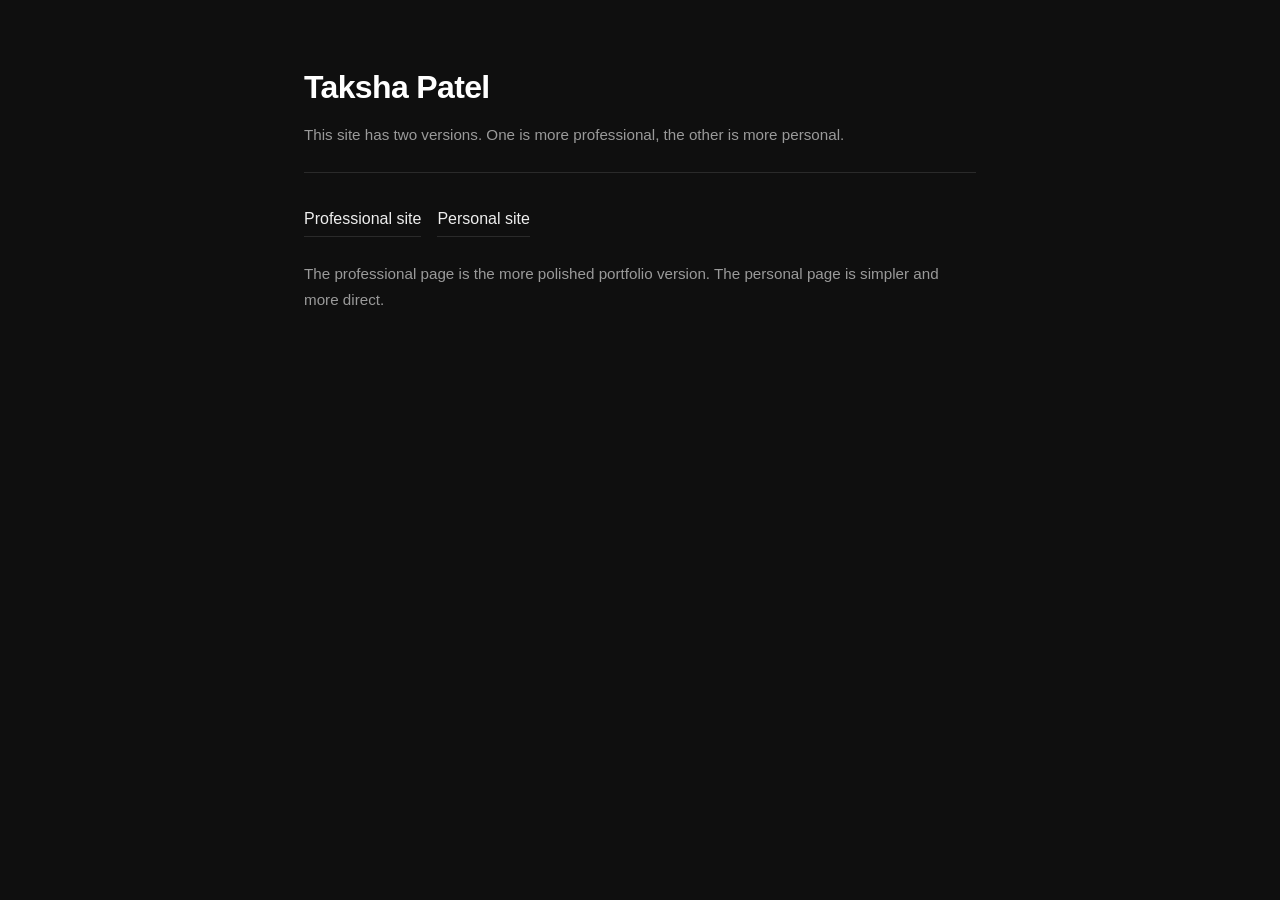
<file: index.html>
<!DOCTYPE html>
<html lang="en">
<head>
  <meta charset="UTF-8" />
  <meta name="viewport" content="width=device-width, initial-scale=1.0" />
  <title>Taksha Patel</title>
  <style>
    :root {
      --bg: #0f0f0f;
      --surface: #181818;
      --text: #eeeeee;
      --muted: #9a9a9a;
      --accent: #ffffff;
      --border: #2a2a2a;
    }

    * {
      box-sizing: border-box;
      margin: 0;
      padding: 0;
    }

    body {
      background: var(--bg);
      color: var(--text);
      font-family: -apple-system, BlinkMacSystemFont, "Segoe UI", Helvetica, Arial, sans-serif;
      font-size: 16px;
      line-height: 1.7;
    }

    .container {
      max-width: 720px;
      margin: 0 auto;
      padding: 60px 24px 80px;
    }

    header {
      margin-bottom: 32px;
      border-bottom: 1px solid var(--border);
      padding-bottom: 24px;
    }

    header h1 {
      font-size: 2rem;
      font-weight: 700;
      letter-spacing: -0.02em;
      color: var(--accent);
    }

    header p {
      margin-top: 8px;
      color: var(--muted);
      font-size: 0.95rem;
    }

    .choices {
      display: flex;
      flex-wrap: wrap;
      gap: 16px;
      margin-top: 20px;
    }

    .choices a {
      color: var(--text);
      text-decoration: none;
      border-bottom: 1px solid var(--border);
      padding-bottom: 4px;
    }

    .choices a:hover {
      color: var(--accent);
      border-color: var(--accent);
    }

    .note {
      margin-top: 24px;
      color: var(--muted);
      font-size: 0.95rem;
    }
  </style>
</head>
<body>
  <div class="container">
    <header>
      <h1>Taksha Patel</h1>
      <p>This site has two versions. One is more professional, the other is more personal.</p>
    </header>

    <div class="choices">
      <a href="professional.html">Professional site</a>
      <a href="personal.html">Personal site</a>
    </div>

    <p class="note">The professional page is the more polished portfolio version. The personal page is simpler and more direct.</p>
  </div>
</body>
</html>
</file>
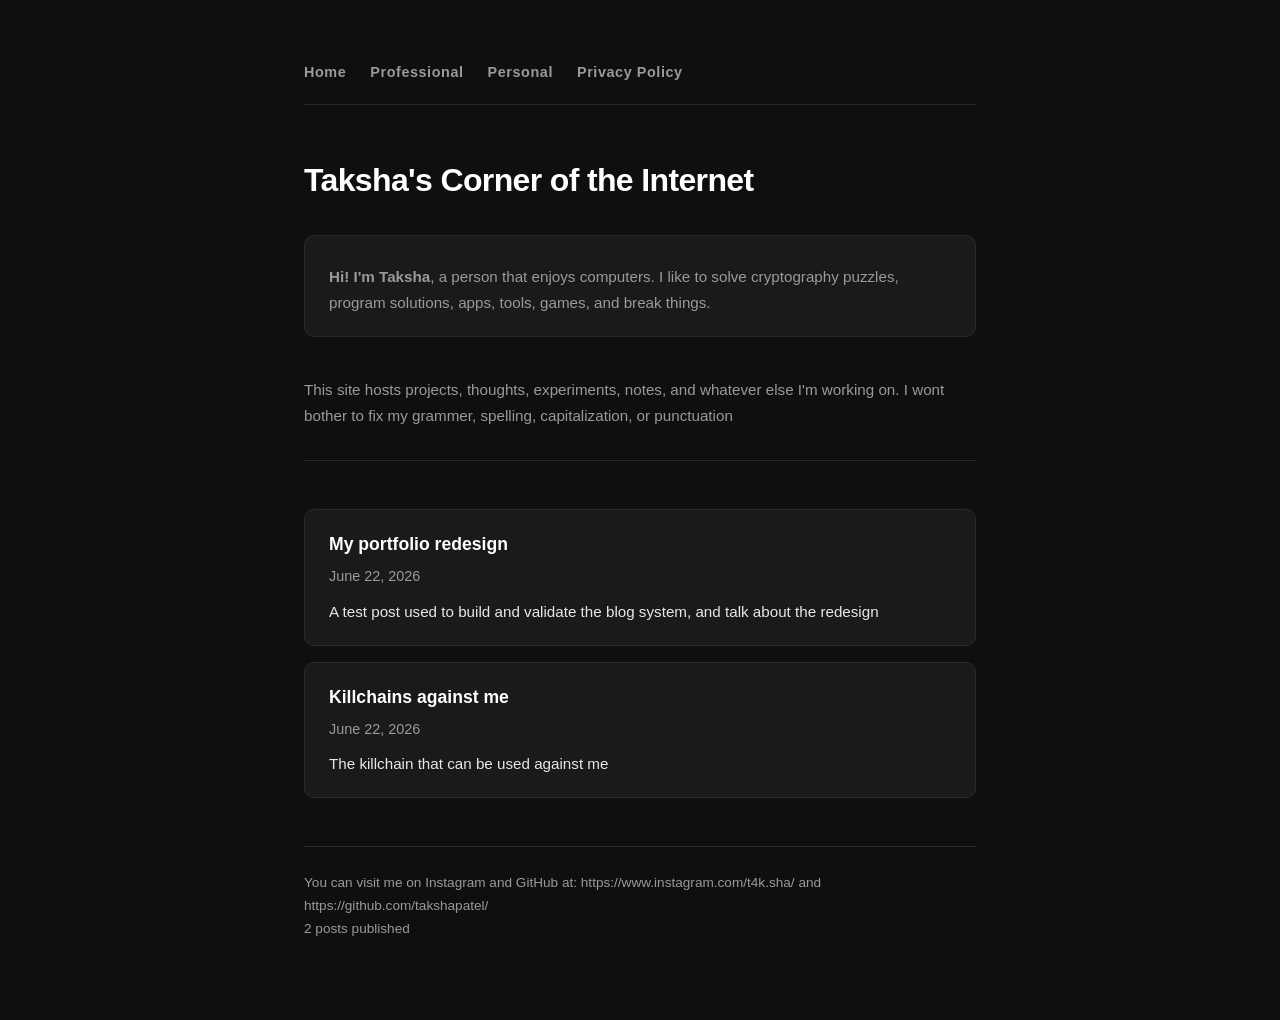
<file: blog/index.html>
<!DOCTYPE html>
<html lang="en">
<head>
  <meta charset="UTF-8" />
  <meta name="viewport" content="width=device-width, initial-scale=1.0" />
  <title>Taksha's corner of the internet</title>

  <style>
    :root {
      --bg: #0f0f0f;
      --surface: #1a1a1a;
      --text: #e8e8e8;
      --muted: #9a9a9a;
      --accent: #ffffff;
      --border: #2a2a2a;
    }

    * {
      box-sizing: border-box;
      margin: 0;
      padding: 0;
    }

    body {
      background: var(--bg);
      color: var(--text);
      font-family: -apple-system, BlinkMacSystemFont, "Segoe UI", Helvetica, Arial, sans-serif;
      font-size: 16px;
      line-height: 1.7;
    }

    .container {
      max-width: 720px;
      margin: 0 auto;
      padding: 60px 24px 80px;
    }

    header {
      margin-bottom: 48px;
      border-bottom: 1px solid var(--border);
      padding-bottom: 32px;
    }

    header h1 {
      font-size: 2rem;
      font-weight: 700;
      letter-spacing: -0.02em;
      color: var(--accent);
    }

    header p {
      margin-top: 8px;
      color: var(--muted);
      font-size: 0.95rem;
    }

    .post-list {
      display: flex;
      flex-direction: column;
      gap: 16px;
    }

    .post {
      background: var(--surface);
      border: 1px solid var(--border);
      border-radius: 10px;
      transition: border-color 0.2s ease;
    }

    .post:hover {
      border-color: #404040;
    }

    .post a {
      display: block;
      padding: 20px 24px;
      text-decoration: none;
      color: inherit;
    }

    .post-title {
      font-size: 1.1rem;
      font-weight: 600;
      color: var(--accent);
    }

    .post-date {
      margin-top: 4px;
      color: var(--muted);
      font-size: 0.9rem;
    }

    .post-description {
      margin-top: 10px;
      color: var(--text);
      font-size: 0.95rem;
    }

    footer {
      border-top: 1px solid var(--border);
      margin-top: 48px;
      padding-top: 24px;
      color: var(--muted);
      font-size: 0.85rem;
    }

    .navbar {
      display: flex;
      gap: 24px;
      margin-bottom: 48px;
      padding-bottom: 20px;
      border-bottom: 1px solid var(--border);
    }

    .navbar a {
      color: var(--muted);
      text-decoration: none;
      font-size: 0.9rem;
      font-weight: 600;
      letter-spacing: 0.04em;
      transition: color 0.2s ease;
    }

    .navbar a:hover {
      color: var(--accent);
    }

    .callout {
      background: var(--surface);
      border: 1px solid var(--border);
      border-radius: 10px;
      padding: 20px 24px;
      margin-bottom: 40px;
    }
  </style>
</head>
<body>
  <div class="container">
    <nav class="navbar">
      <a href="../index.html">Home</a>
      <a href="../professional.html">Professional</a>
      <a href="../personal.html">Personal</a>
      <a href="../privacy_policy.html">Privacy Policy</a>
    </nav>

    <header>
      <h1>Taksha's Corner of the Internet</h1>
      <br>
      <div class="callout">
        <p><strong>Hi! I'm Taksha</strong>, a person that enjoys computers. I like to solve cryptography puzzles, program solutions, apps, tools, games, and break things.</p>
      </div>
      <p>This site hosts projects, thoughts, experiments, notes, and whatever else I'm working on. I wont bother to fix my grammer, spelling, capitalization, or punctuation</p>
    </header>

    <div class="post-list" id="posts"></div>

    <footer>
      <p>You can visit me on Instagram and GitHub at: https://www.instagram.com/t4k.sha/ and https://github.com/takshapatel/</p>
      <p>2 posts published</p>
    </footer>
  </div>

  <script>
    const posts = [
      {
        title: "My portfolio redesign",
        file: "portfolio-redesign.html",
        date: "June 22, 2026",
        description: "A test post used to build and validate the blog system, and talk about the redesign"
      },
      {
        title: "Killchains against me",
        file: "killchain-creation.html",
        date: "June 22, 2026",
        description: "The killchain that can be used against me"
      }
    ];

    const container = document.getElementById("posts");

    posts.forEach(post => {
      const article = document.createElement("article");
      article.className = "post";

      article.innerHTML = `
        <a href="${post.file}">
          <div class="post-title">${post.title}</div>
          <div class="post-date">${post.date}</div>
          <div class="post-description">${post.description}</div>
        </a>
      `;

      container.appendChild(article);
    });
  </script>
</body>
</html>
</file>
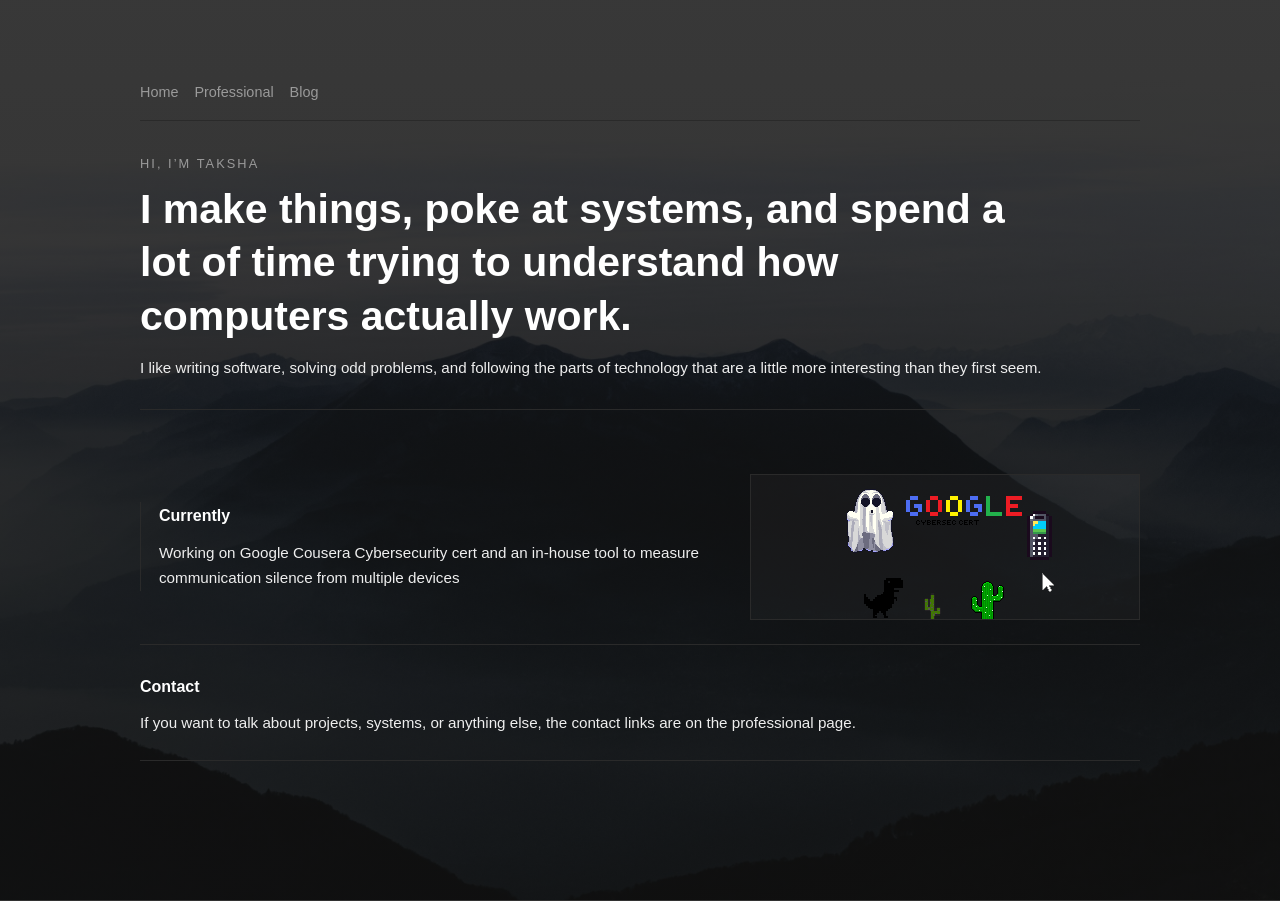
<file: personal.html>
<!DOCTYPE html>
<html lang="en">
<head>
  <meta charset="UTF-8" />
  <meta name="viewport" content="width=device-width, initial-scale=1.0" />
  <title>Taksha — Personal</title>
  <link rel="stylesheet" href="personal.css" />
</head>
<body>
  <div class="container">
    <nav class="top-nav">
      <a href="index.html">Home</a>
      <a href="professional.html">Professional</a>
      <a href="blog/index.html">Blog</a>
    </nav>

    <header>
      <p class="eyebrow">Hi, I’m Taksha</p>
      <h1>I make things, poke at systems, and spend a lot of time trying to understand how computers actually work.</h1>
      <p class="intro">I like writing software, solving odd problems, and following the parts of technology that are a little more interesting than they first seem.</p>
    </header>

    <section class="currently-block">
      <div class="currently-text">
        <h2>Currently</h2>
        <p>Working on Google Cousera Cybersecurity cert and an in-house tool to measure communication silence from multiple devices</p>
      </div>
      <div class="image-placeholder" aria-label="Image placeholder">
        <img src="rn.png">
      </div>
    </section>

    <section>
      <h2>Contact</h2>
      <p>If you want to talk about projects, systems, or anything else, the contact links are on the professional page.</p>
    </section>
  </div>
</body>
</html>
</file>
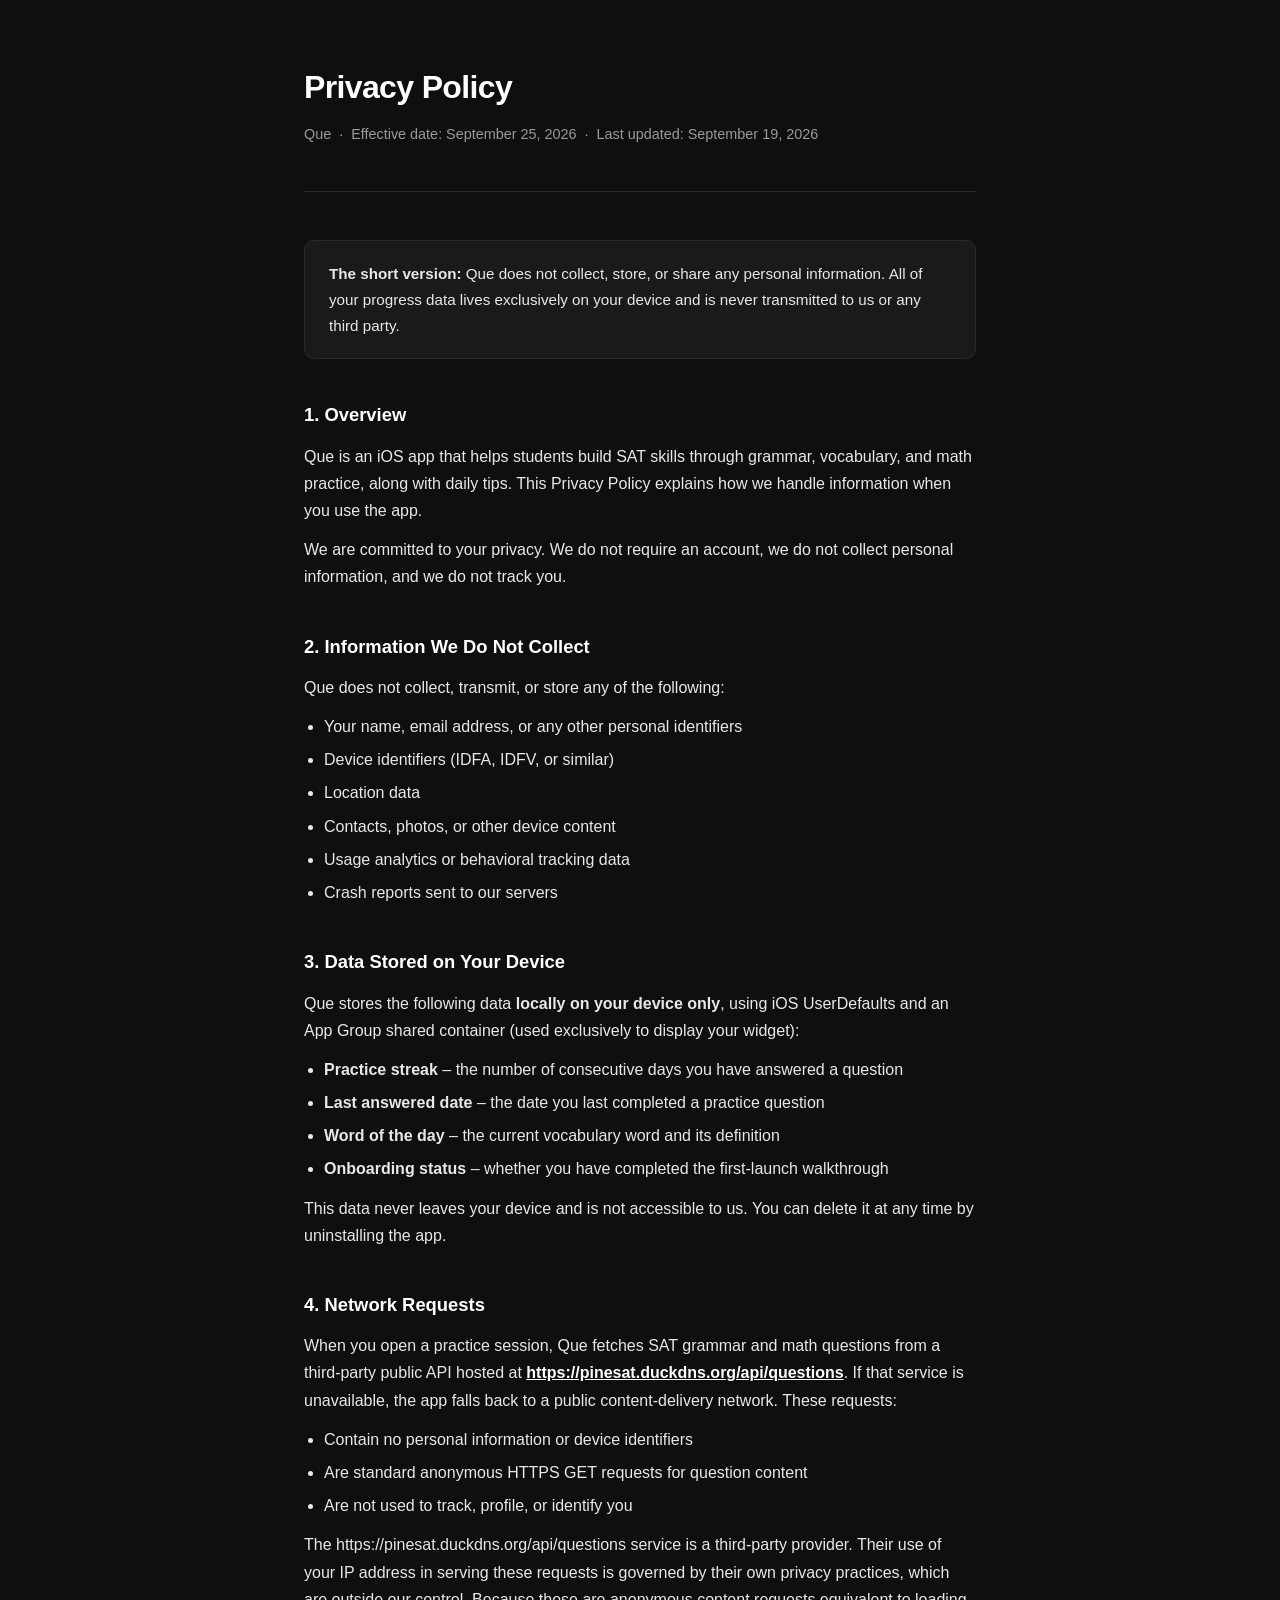
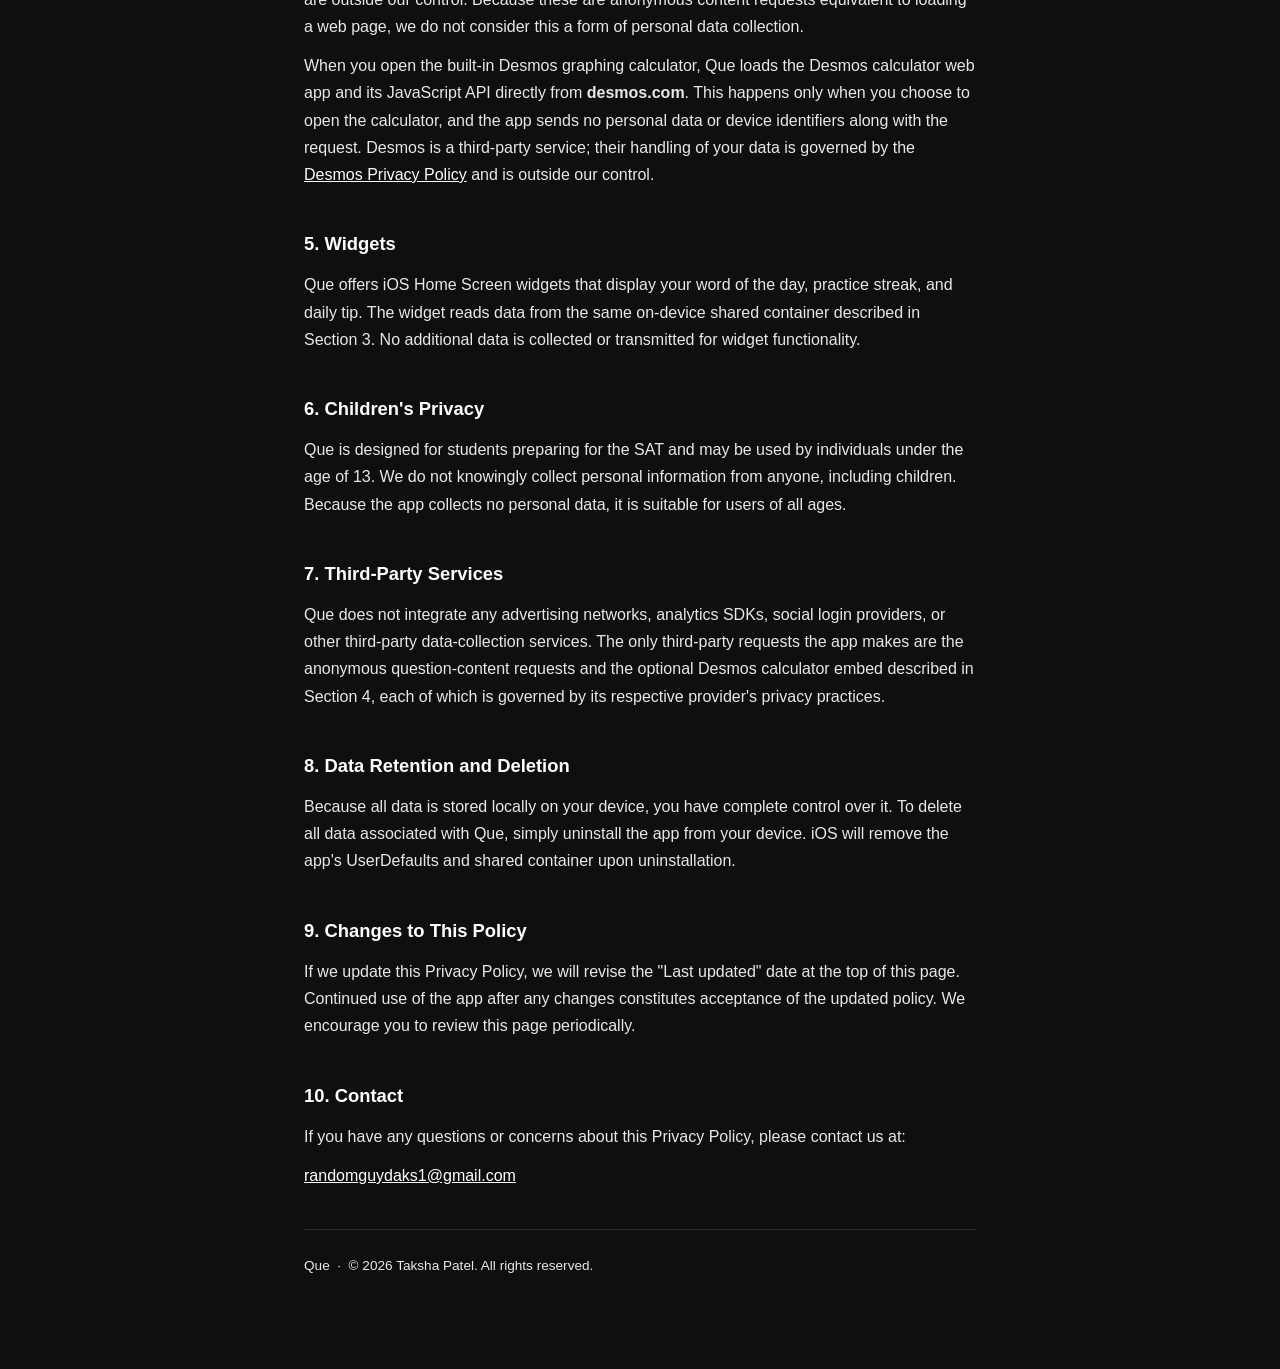
<file: privacy_policy.html>
<!DOCTYPE html>
<html lang="en">
<head>
  <meta charset="UTF-8" />
  <meta name="viewport" content="width=device-width, initial-scale=1.0" />
  <title>Que – Privacy Policy</title>
  <style>
    :root {
      --bg: #0f0f0f;
      --surface: #1a1a1a;
      --text: #e8e8e8;
      --muted: #9a9a9a;
      --accent: #ffffff;
      --border: #2a2a2a;
    }

    * { box-sizing: border-box; margin: 0; padding: 0; }

    body {
      background: var(--bg);
      color: var(--text);
      font-family: -apple-system, BlinkMacSystemFont, "Segoe UI", Helvetica, Arial, sans-serif;
      font-size: 16px;
      line-height: 1.7;
    }

    .container {
      max-width: 720px;
      margin: 0 auto;
      padding: 60px 24px 80px;
    }

    header {
      margin-bottom: 48px;
      border-bottom: 1px solid var(--border);
      padding-bottom: 32px;
    }

    header h1 {
      font-size: 2rem;
      font-weight: 700;
      letter-spacing: -0.02em;
      color: var(--accent);
    }

    header p {
      margin-top: 8px;
      color: var(--muted);
      font-size: 0.9rem;
    }

    section {
      margin-bottom: 40px;
    }

    h2 {
      font-size: 1.15rem;
      font-weight: 600;
      color: var(--accent);
      margin-bottom: 12px;
    }

    p {
      margin-bottom: 12px;
      color: var(--text);
    }

    ul {
      padding-left: 20px;
      margin-bottom: 12px;
    }

    li {
      margin-bottom: 6px;
      color: var(--text);
    }

    .callout {
      background: var(--surface);
      border: 1px solid var(--border);
      border-radius: 10px;
      padding: 20px 24px;
      margin-bottom: 40px;
    }

    .callout p {
      margin: 0;
      font-size: 0.95rem;
    }

    a {
      color: var(--accent);
    }

    footer {
      border-top: 1px solid var(--border);
      padding-top: 24px;
      color: var(--muted);
      font-size: 0.85rem;
    }
  </style>
</head>
<body>
  <div class="container">
    <header>
      <h1>Privacy Policy</h1>
      <p>Que &nbsp;·&nbsp; Effective date: September 25, 2026 &nbsp;·&nbsp; Last updated: September 19, 2026</p>
    </header>

    <div class="callout">
      <p><strong>The short version:</strong> Que does not collect, store, or share any personal information. All of your progress data lives exclusively on your device and is never transmitted to us or any third party.</p>
    </div>

    <section>
      <h2>1. Overview</h2>
      <p>Que is an iOS app that helps students build SAT skills through grammar, vocabulary, and math practice, along with daily tips. This Privacy Policy explains how we handle information when you use the app.</p>
      <p>We are committed to your privacy. We do not require an account, we do not collect personal information, and we do not track you.</p>
    </section>

    <section>
      <h2>2. Information We Do Not Collect</h2>
      <p>Que does not collect, transmit, or store any of the following:</p>
      <ul>
        <li>Your name, email address, or any other personal identifiers</li>
        <li>Device identifiers (IDFA, IDFV, or similar)</li>
        <li>Location data</li>
        <li>Contacts, photos, or other device content</li>
        <li>Usage analytics or behavioral tracking data</li>
        <li>Crash reports sent to our servers</li>
      </ul>
    </section>

    <section>
      <h2>3. Data Stored on Your Device</h2>
      <p>Que stores the following data <strong>locally on your device only</strong>, using iOS UserDefaults and an App Group shared container (used exclusively to display your widget):</p>
      <ul>
        <li><strong>Practice streak</strong> – the number of consecutive days you have answered a question</li>
        <li><strong>Last answered date</strong> – the date you last completed a practice question</li>
        <li><strong>Word of the day</strong> – the current vocabulary word and its definition</li>
        <li><strong>Onboarding status</strong> – whether you have completed the first-launch walkthrough</li>
      </ul>
      <p>This data never leaves your device and is not accessible to us. You can delete it at any time by uninstalling the app.</p>
    </section>

    <section>
      <h2>4. Network Requests</h2>
      <p>When you open a practice session, Que fetches SAT grammar and math questions from a third-party public API hosted at <strong><a href="https://pinesat.duckdns.org/api/questions">https://pinesat.duckdns.org/api/questions</a></strong>. If that service is unavailable, the app falls back to a public content-delivery network. These requests:</p>
      <ul>
        <li>Contain no personal information or device identifiers</li>
        <li>Are standard anonymous HTTPS GET requests for question content</li>
        <li>Are not used to track, profile, or identify you</li>
      </ul>
      <p>The https://pinesat.duckdns.org/api/questions service is a third-party provider. Their use of your IP address in serving these requests is governed by their own privacy practices, which are outside our control. Because these are anonymous content requests equivalent to loading a web page, we do not consider this a form of personal data collection.</p>

      <p>When you open the built-in Desmos graphing calculator, Que loads the Desmos calculator web app and its JavaScript API directly from <strong>desmos.com</strong>. This happens only when you choose to open the calculator, and the app sends no personal data or device identifiers along with the request. Desmos is a third-party service; their handling of your data is governed by the <a href="https://www.desmos.com/privacy">Desmos Privacy Policy</a> and is outside our control.</p>
    </section>

    <section>
      <h2>5. Widgets</h2>
      <p>Que offers iOS Home Screen widgets that display your word of the day, practice streak, and daily tip. The widget reads data from the same on-device shared container described in Section 3. No additional data is collected or transmitted for widget functionality.</p>
    </section>

    <section>
      <h2>6. Children's Privacy</h2>
      <p>Que is designed for students preparing for the SAT and may be used by individuals under the age of 13. We do not knowingly collect personal information from anyone, including children. Because the app collects no personal data, it is suitable for users of all ages.</p>
    </section>

    <section>
      <h2>7. Third-Party Services</h2>
      <p>Que does not integrate any advertising networks, analytics SDKs, social login providers, or other third-party data-collection services. The only third-party requests the app makes are the anonymous question-content requests and the optional Desmos calculator embed described in Section 4, each of which is governed by its respective provider's privacy practices.</p>
    </section>

    <section>
      <h2>8. Data Retention and Deletion</h2>
      <p>Because all data is stored locally on your device, you have complete control over it. To delete all data associated with Que, simply uninstall the app from your device. iOS will remove the app's UserDefaults and shared container upon uninstallation.</p>
    </section>

    <section>
      <h2>9. Changes to This Policy</h2>
      <p>If we update this Privacy Policy, we will revise the "Last updated" date at the top of this page. Continued use of the app after any changes constitutes acceptance of the updated policy. We encourage you to review this page periodically.</p>
    </section>

    <section>
      <h2>10. Contact</h2>
      <p>If you have any questions or concerns about this Privacy Policy, please contact us at:</p>
      <p><a href="mailto:randomguydaks1@gmail.com">randomguydaks1@gmail.com</a></p>
    </section>

    <footer>
      <p>Que &nbsp;·&nbsp; &copy; 2026 Taksha Patel. All rights reserved.</p>
    </footer>
  </div>
</body>
</html>
</file>
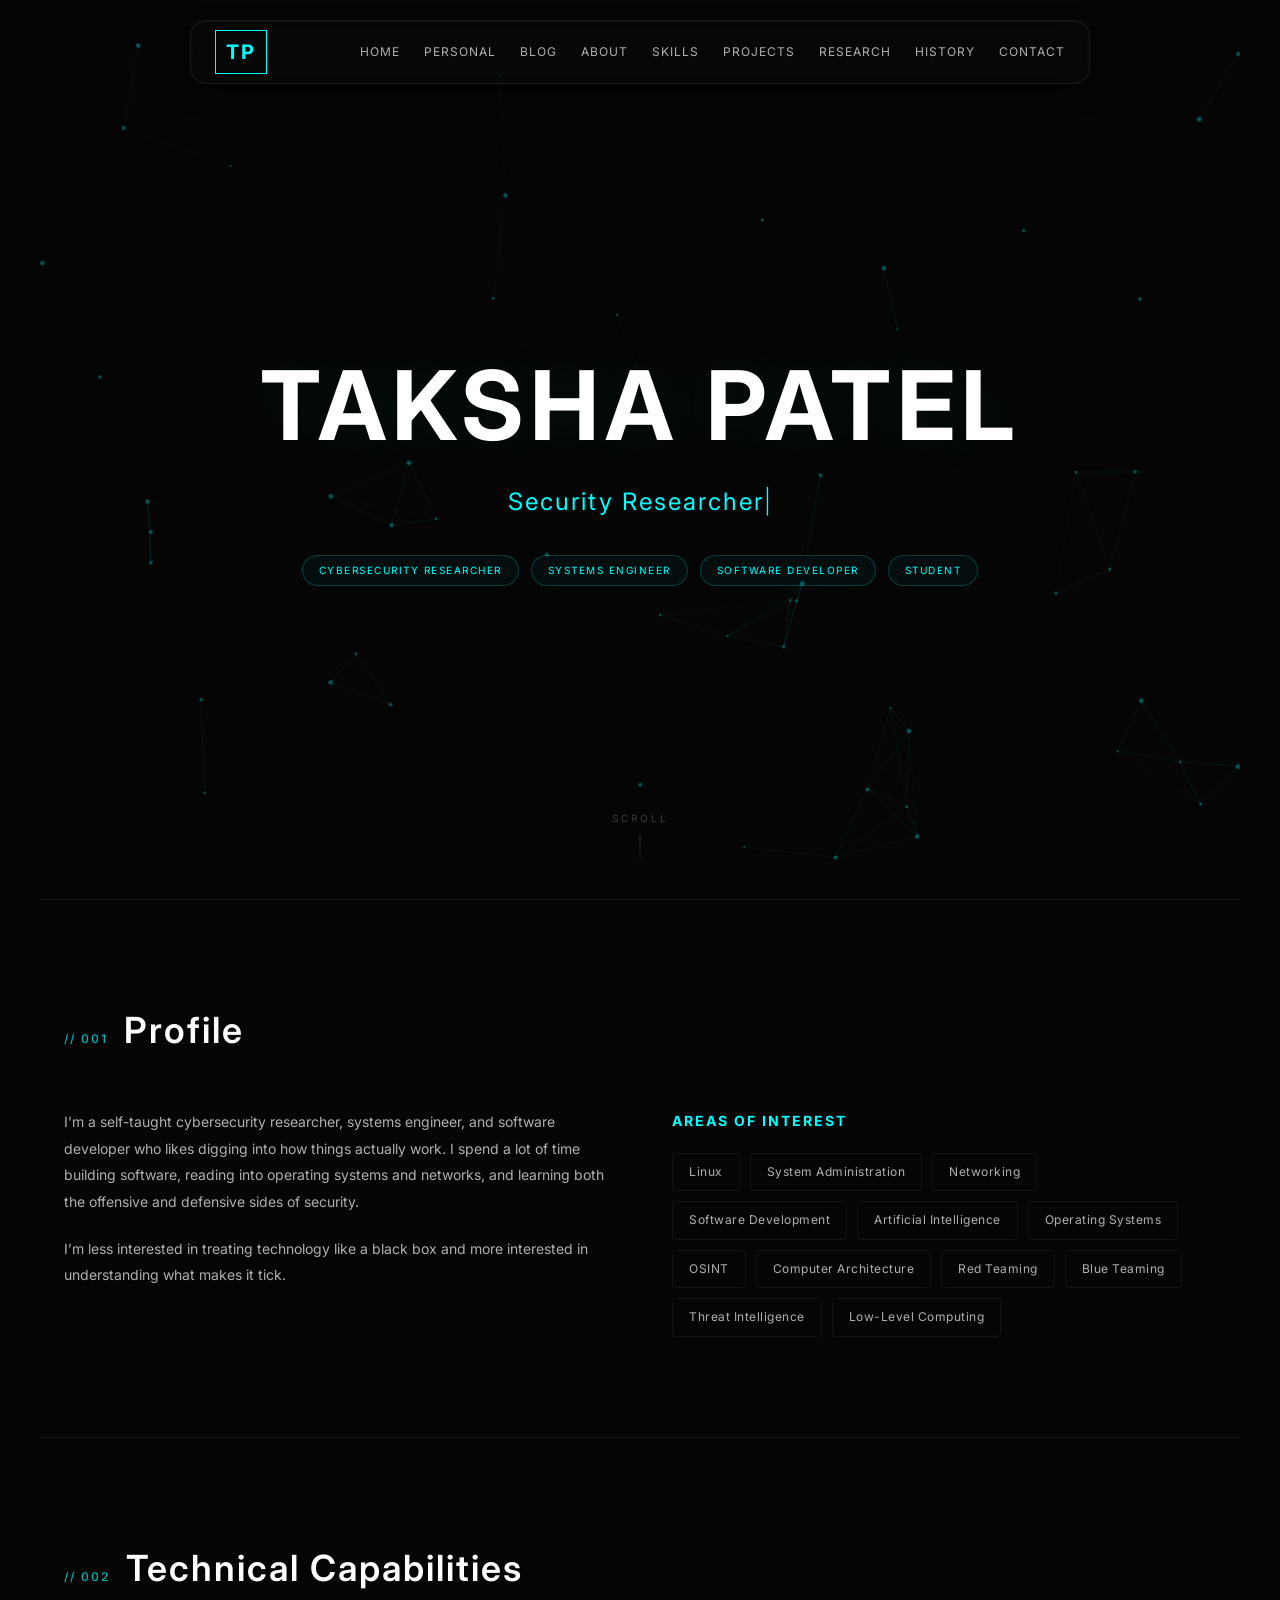
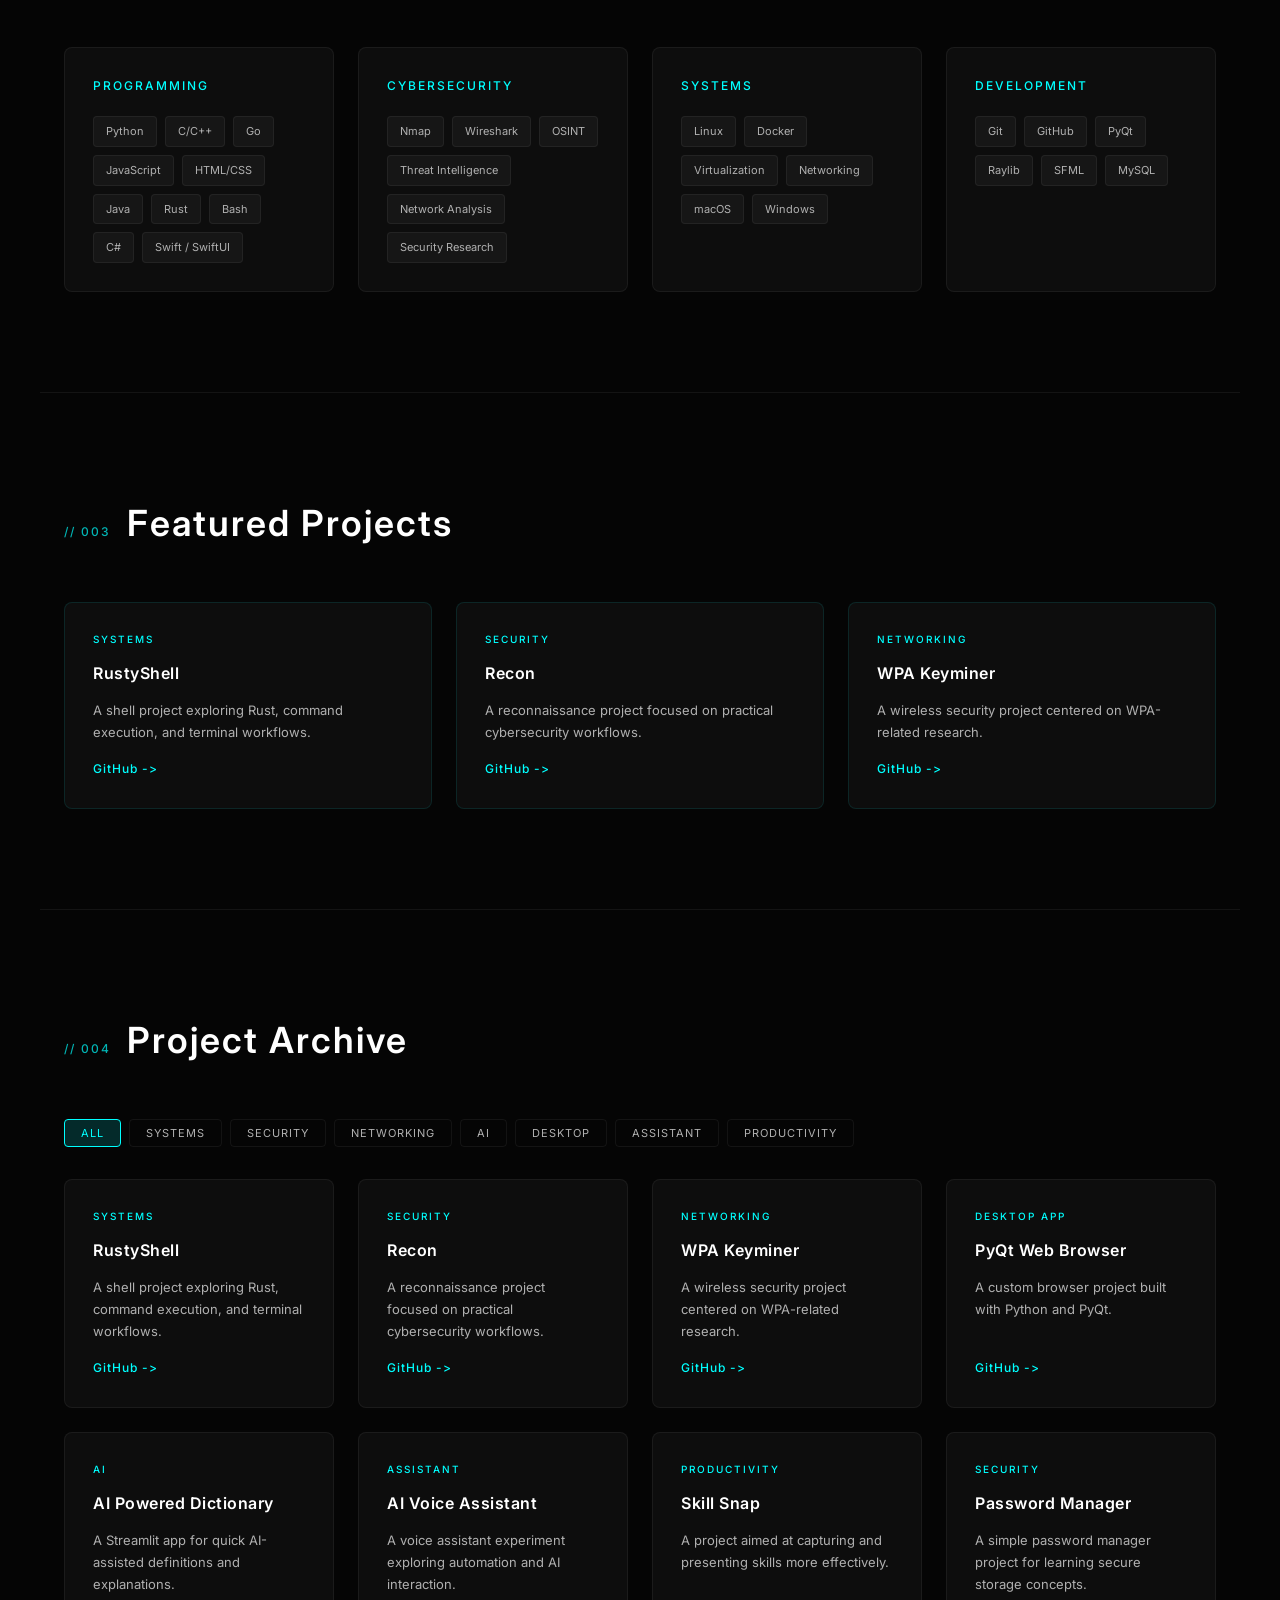
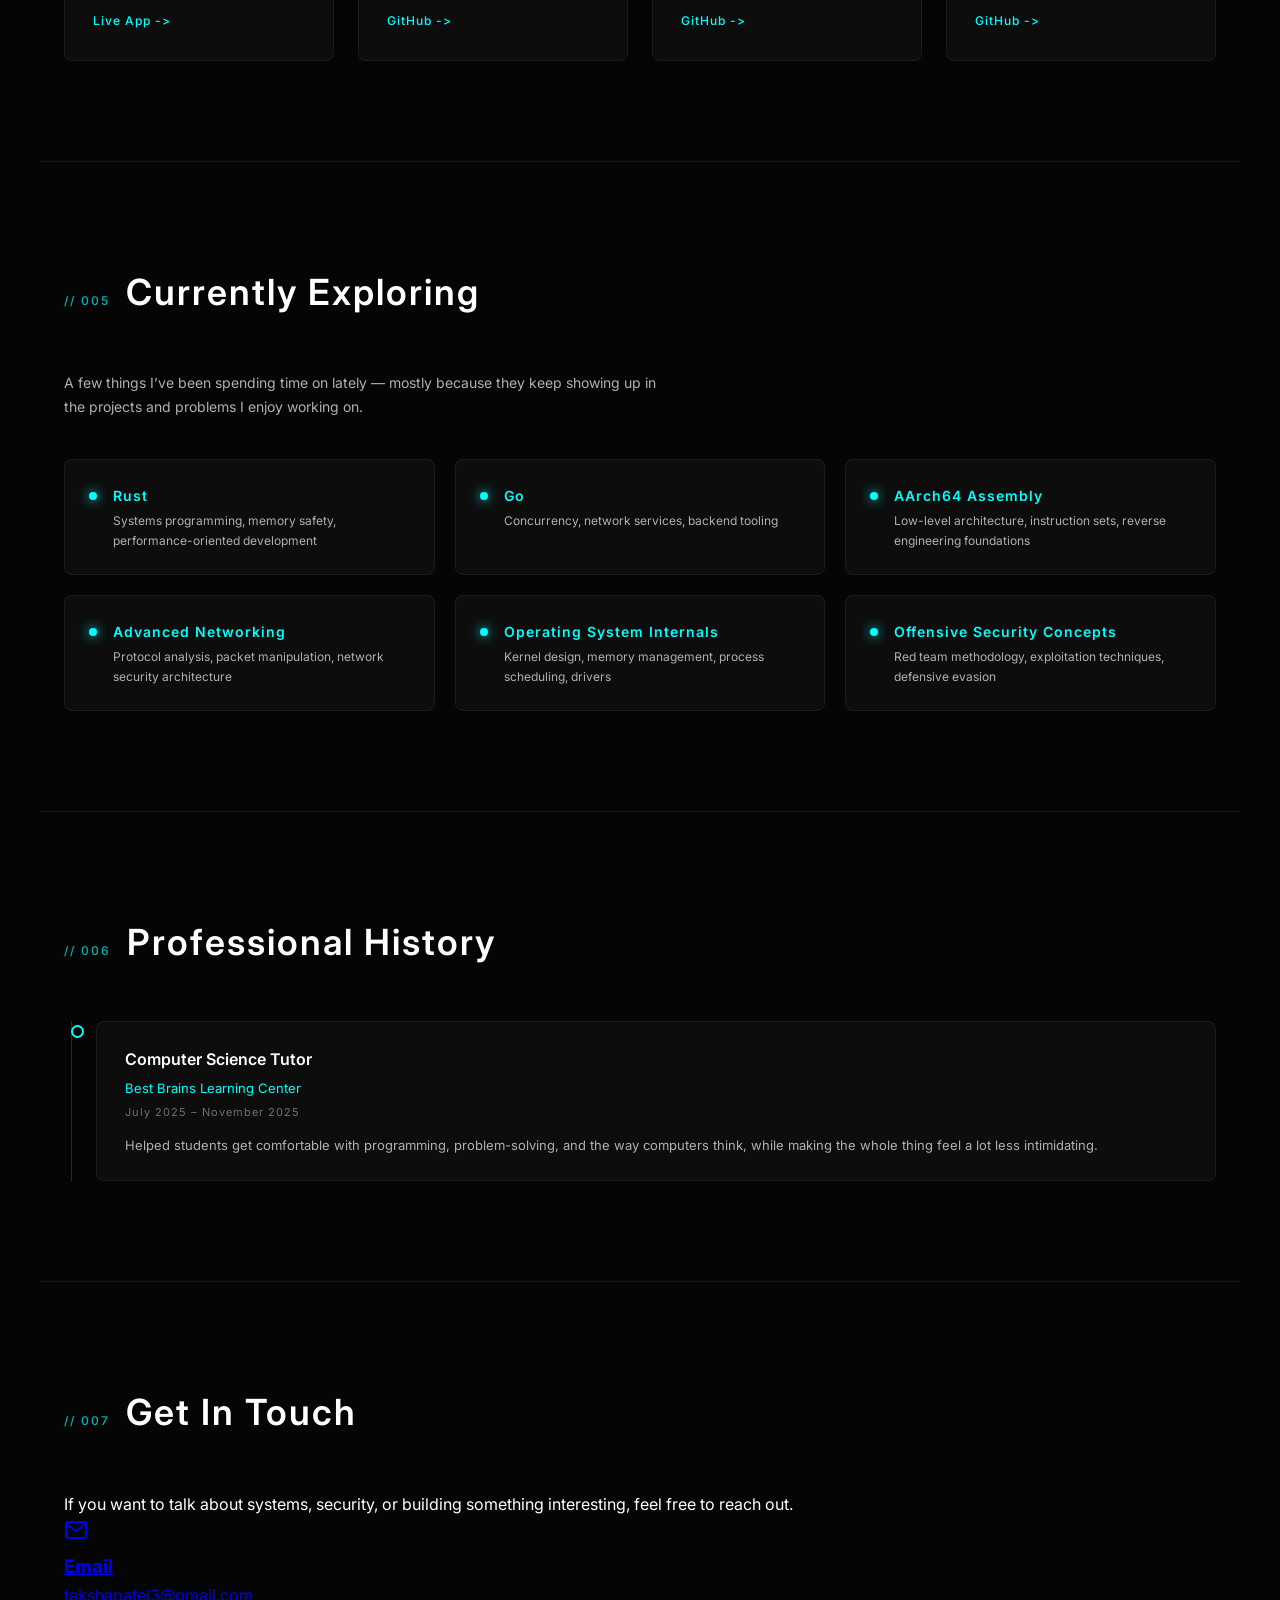
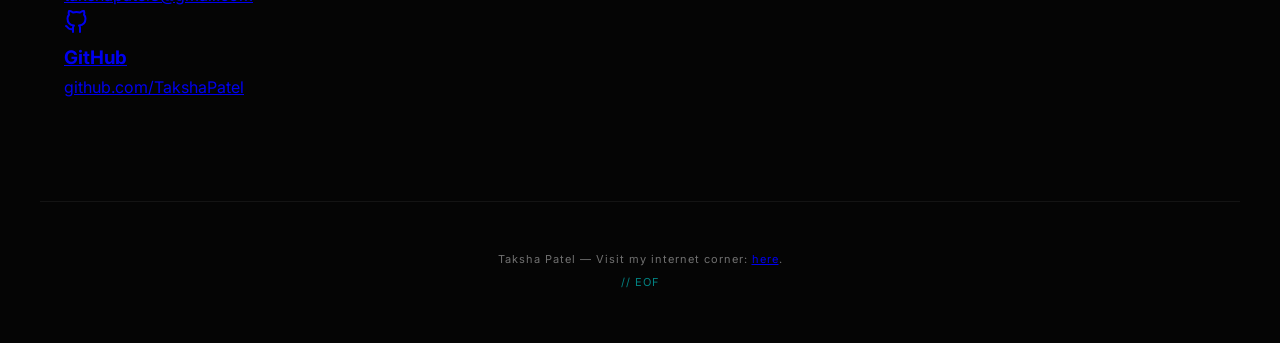
<file: professional.html>
<!DOCTYPE html>
<html lang="en">
<head>
  <meta charset="UTF-8">
  <meta name="viewport" content="width=device-width, initial-scale=1.0">
  <meta name="description" content="Taksha Patel — Cybersecurity Researcher, Systems Engineer, Software Developer">
  <title>Taksha Patel</title>
  <link rel="preconnect" href="https://fonts.googleapis.com">
  <link rel="preconnect" href="https://fonts.gstatic.com" crossorigin>
  <link href="https://fonts.googleapis.com/css2?family=Inter:wght@300;400;500;600;700&display=swap" rel="stylesheet">
  <link href="https://fonts.googleapis.com/css2?family=Source+Code+Pro:wght@400;500;600&display=swap" rel="stylesheet">
  <link rel="stylesheet" href="style.css">
</head>
<body>

  <nav>
    <div class="nav-inner">
      <a href="index.html" class="nav-logo">TP</a>
      <div class="nav-links">
        <a href="index.html">Home</a>
        <a href="personal.html">Personal</a>
        <a href="blog/index.html">Blog</a>
        <a href="#about">About</a>
        <a href="#skills">Skills</a>
        <a href="#projects">Projects</a>
        <a href="#exploring">Research</a>
        <a href="#experience">History</a>
        <a href="#contact">Contact</a>
      </div>
      <button class="nav-toggle" aria-label="Menu">&#9776;</button>
    </div>
  </nav>

  <section id="hero">
    <canvas id="network-canvas"></canvas>
    <div class="hero-content">
      <h1 class="hero-name">TAKSHA PATEL</h1>
      <div class="hero-subtitle">
        <span class="hero-typing"></span><span class="cursor-blink">|</span>
      </div>
      <div class="hero-badges">
        <span class="badge">Cybersecurity Researcher</span>
        <span class="badge">Systems Engineer</span>
        <span class="badge">Software Developer</span>
        <span class="badge">Student</span>
      </div>
    </div>
    <div class="scroll-indicator">
      <span>SCROLL</span>
      <div class="scroll-line"></div>
    </div>
  </section>

  <section id="about">
    <div class="section-header">
      <span class="section-tag">// 001</span>
      <h2>Profile</h2>
    </div>
    <div class="about-grid">
      <div class="about-text">
        <p>I’m a self-taught cybersecurity researcher, systems engineer, and software developer who likes digging into how things actually work. I spend a lot of time building software, reading into operating systems and networks, and learning both the offensive and defensive sides of security.</p>
        <p>I’m less interested in treating technology like a black box and more interested in understanding what makes it tick.</p>
      </div>
      <div class="about-interests">
        <h3>Areas of Interest</h3>
        <div class="interests-grid">
          <span class="interest-item">Linux</span>
          <span class="interest-item">System Administration</span>
          <span class="interest-item">Networking</span>
          <span class="interest-item">Software Development</span>
          <span class="interest-item">Artificial Intelligence</span>
          <span class="interest-item">Operating Systems</span>
          <span class="interest-item">OSINT</span>
          <span class="interest-item">Computer Architecture</span>
          <span class="interest-item">Red Teaming</span>
          <span class="interest-item">Blue Teaming</span>
          <span class="interest-item">Threat Intelligence</span>
          <span class="interest-item">Low-Level Computing</span>
        </div>
      </div>
    </div>
  </section>

  <section id="skills">
    <div class="section-header">
      <span class="section-tag">// 002</span>
      <h2>Technical Capabilities</h2>
    </div>
    <div class="skills-grid">
      <div class="skill-category">
        <h3 class="skill-cat-title">Programming</h3>
        <div class="skill-tags">
          <span class="skill-tag">Python</span>
          <span class="skill-tag">C/C++</span>
          <span class="skill-tag">Go</span>
          <span class="skill-tag">JavaScript</span>
          <span class="skill-tag">HTML/CSS</span>
          <span class="skill-tag">Java</span>
          <span class="skill-tag">Rust</span>
          <span class="skill-tag">Bash</span>
          <span class="skill-tag">C#</span>
          <span class="skill-tag">Swift / SwiftUI</span>
        </div>
      </div>
      <div class="skill-category">
        <h3 class="skill-cat-title">Cybersecurity</h3>
        <div class="skill-tags">
          <span class="skill-tag">Nmap</span>
          <span class="skill-tag">Wireshark</span>
          <span class="skill-tag">OSINT</span>
          <span class="skill-tag">Threat Intelligence</span>
          <span class="skill-tag">Network Analysis</span>
          <span class="skill-tag">Security Research</span>
        </div>
      </div>
      <div class="skill-category">
        <h3 class="skill-cat-title">Systems</h3>
        <div class="skill-tags">
          <span class="skill-tag">Linux</span>
          <span class="skill-tag">Docker</span>
          <span class="skill-tag">Virtualization</span>
          <span class="skill-tag">Networking</span>
          <span class="skill-tag">macOS</span>
          <span class="skill-tag">Windows</span>
        </div>
      </div>
      <div class="skill-category">
        <h3 class="skill-cat-title">Development</h3>
        <div class="skill-tags">
          <span class="skill-tag">Git</span>
          <span class="skill-tag">GitHub</span>
          <span class="skill-tag">PyQt</span>
          <span class="skill-tag">Raylib</span>
          <span class="skill-tag">SFML</span>
          <span class="skill-tag">MySQL</span>
        </div>
      </div>
    </div>
  </section>

  <section id="featured">
    <div class="section-header">
      <span class="section-tag">// 003</span>
      <h2>Featured Projects</h2>
    </div>
    <div class="featured-grid" id="featured-grid"></div>
  </section>

  <section id="projects">
    <div class="section-header">
      <span class="section-tag">// 004</span>
      <h2>Project Archive</h2>
    </div>
    <div class="projects-filter">
      <button class="filter-btn active" data-filter="all">All</button>
      <button class="filter-btn" data-filter="Systems">Systems</button>
      <button class="filter-btn" data-filter="Security">Security</button>
      <button class="filter-btn" data-filter="Networking">Networking</button>
      <button class="filter-btn" data-filter="AI">AI</button>
      <button class="filter-btn" data-filter="Desktop App">Desktop</button>
      <button class="filter-btn" data-filter="Assistant">Assistant</button>
      <button class="filter-btn" data-filter="Productivity">Productivity</button>
    </div>
    <div class="projects-grid" id="projects-grid"></div>
  </section>

  <section id="exploring">
    <div class="section-header">
      <span class="section-tag">// 005</span>
      <h2>Currently Exploring</h2>
    </div>
    <p class="exploring-intro">A few things I’ve been spending time on lately — mostly because they keep showing up in the projects and problems I enjoy working on.</p>
    <div class="exploring-grid">
      <div class="exploring-item">
        <div class="exploring-icon"><span class="exploring-dot"></span></div>
        <div class="exploring-content">
          <h3>Rust</h3>
          <p>Systems programming, memory safety, performance-oriented development</p>
        </div>
      </div>
      <div class="exploring-item">
        <div class="exploring-icon"><span class="exploring-dot"></span></div>
        <div class="exploring-content">
          <h3>Go</h3>
          <p>Concurrency, network services, backend tooling</p>
        </div>
      </div>
      <div class="exploring-item">
        <div class="exploring-icon"><span class="exploring-dot"></span></div>
        <div class="exploring-content">
          <h3>AArch64 Assembly</h3>
          <p>Low-level architecture, instruction sets, reverse engineering foundations</p>
        </div>
      </div>
      <div class="exploring-item">
        <div class="exploring-icon"><span class="exploring-dot"></span></div>
        <div class="exploring-content">
          <h3>Advanced Networking</h3>
          <p>Protocol analysis, packet manipulation, network security architecture</p>
        </div>
      </div>
      <div class="exploring-item">
        <div class="exploring-icon"><span class="exploring-dot"></span></div>
        <div class="exploring-content">
          <h3>Operating System Internals</h3>
          <p>Kernel design, memory management, process scheduling, drivers</p>
        </div>
      </div>
      <div class="exploring-item">
        <div class="exploring-icon"><span class="exploring-dot"></span></div>
        <div class="exploring-content">
          <h3>Offensive Security Concepts</h3>
          <p>Red team methodology, exploitation techniques, defensive evasion</p>
        </div>
      </div>
    </div>
  </section>

  <section id="experience">
    <div class="section-header">
      <span class="section-tag">// 006</span>
      <h2>Professional History</h2>
    </div>
    <div class="timeline">
      <div class="timeline-item">
        <div class="timeline-marker"></div>
        <div class="timeline-content">
          <div class="timeline-role">Computer Science Tutor</div>
          <div class="timeline-org">Best Brains Learning Center</div>
          <div class="timeline-date">July 2025 – November 2025</div>
          <p class="timeline-desc">Helped students get comfortable with programming, problem-solving, and the way computers think, while making the whole thing feel a lot less intimidating.</p>
        </div>
      </div>
    </div>
  </section>

  <section id="contact">
    <div class="section-header">
      <span class="section-tag">// 007</span>
      <h2>Get In Touch</h2>
    </div>
    <div class="contact-container">
      <p class="contact-intro">
        If you want to talk about systems, security, or building something interesting, feel free to reach out.
      </p>
      <div class="contact-links">
        <a href="mailto:takshapatel3@gmail.com" class="contact-card" aria-label="Email Taksha Patel">
          <div class="contact-icon">
            <svg xmlns="http://www.w3.org/2000/svg" width="24" height="24" viewBox="0 0 24 24" fill="none" stroke="currentColor" stroke-width="2" stroke-linecap="round" stroke-linejoin="round"><path d="M4 4h16c1.1 0 2 .9 2 2v12c0 1.1-.9 2-2 2H4c-1.1 0-2-.9-2-2V6c0-1.1.9-2 2-2z"></path><polyline points="22,6 12,13 2,6"></polyline></svg>
          </div>
          <div class="contact-details">
            <h3>Email</h3>
            <p>takshapatel3@gmail.com</p>
          </div>
        </a>

        <a href="https://github.com/TakshaPatel" target="_blank" rel="noopener noreferrer" class="contact-card" aria-label="Taksha Patel's GitHub Profile">
          <div class="contact-icon">
            <svg xmlns="http://www.w3.org/2000/svg" width="24" height="24" viewBox="0 0 24 24" fill="none" stroke="currentColor" stroke-width="2" stroke-linecap="round" stroke-linejoin="round"><path d="M9 19c-5 1.5-5-2.5-7-3m14 6v-3.87a3.37 3.37 0 0 0-.94-2.61c3.14-.35 6.44-1.54 6.44-7A5.44 5.44 0 0 0 20 4.77 5.07 5.07 0 0 0 19.91 1S18.73.65 16 2.48a13.38 13.38 0 0 0-7 0C6.27.65 5.09 1 5.09 1A5.07 5.07 0 0 0 5 4.77a5.44 5.44 0 0 0-1.5 3.78c0 5.42 3.3 6.61 6.44 7A3.37 3.37 0 0 0 9 18.13V22"></path></svg>
          </div>
          <div class="contact-details">
            <h3>GitHub</h3>
            <p>github.com/TakshaPatel</p>
          </div>
        </a>
      </div>
    </div>
  </section>

  <footer>
    <div class="footer-inner">
      <p>Taksha Patel &mdash; Visit my internet corner: <a href="https://takshapatel.github.io/blog/">here</a>.</p>
      <p class="footer-sig">// EOF</p>
    </div>
  </footer>

  <script src="script.js"></script>
</body>
</html>
</file>
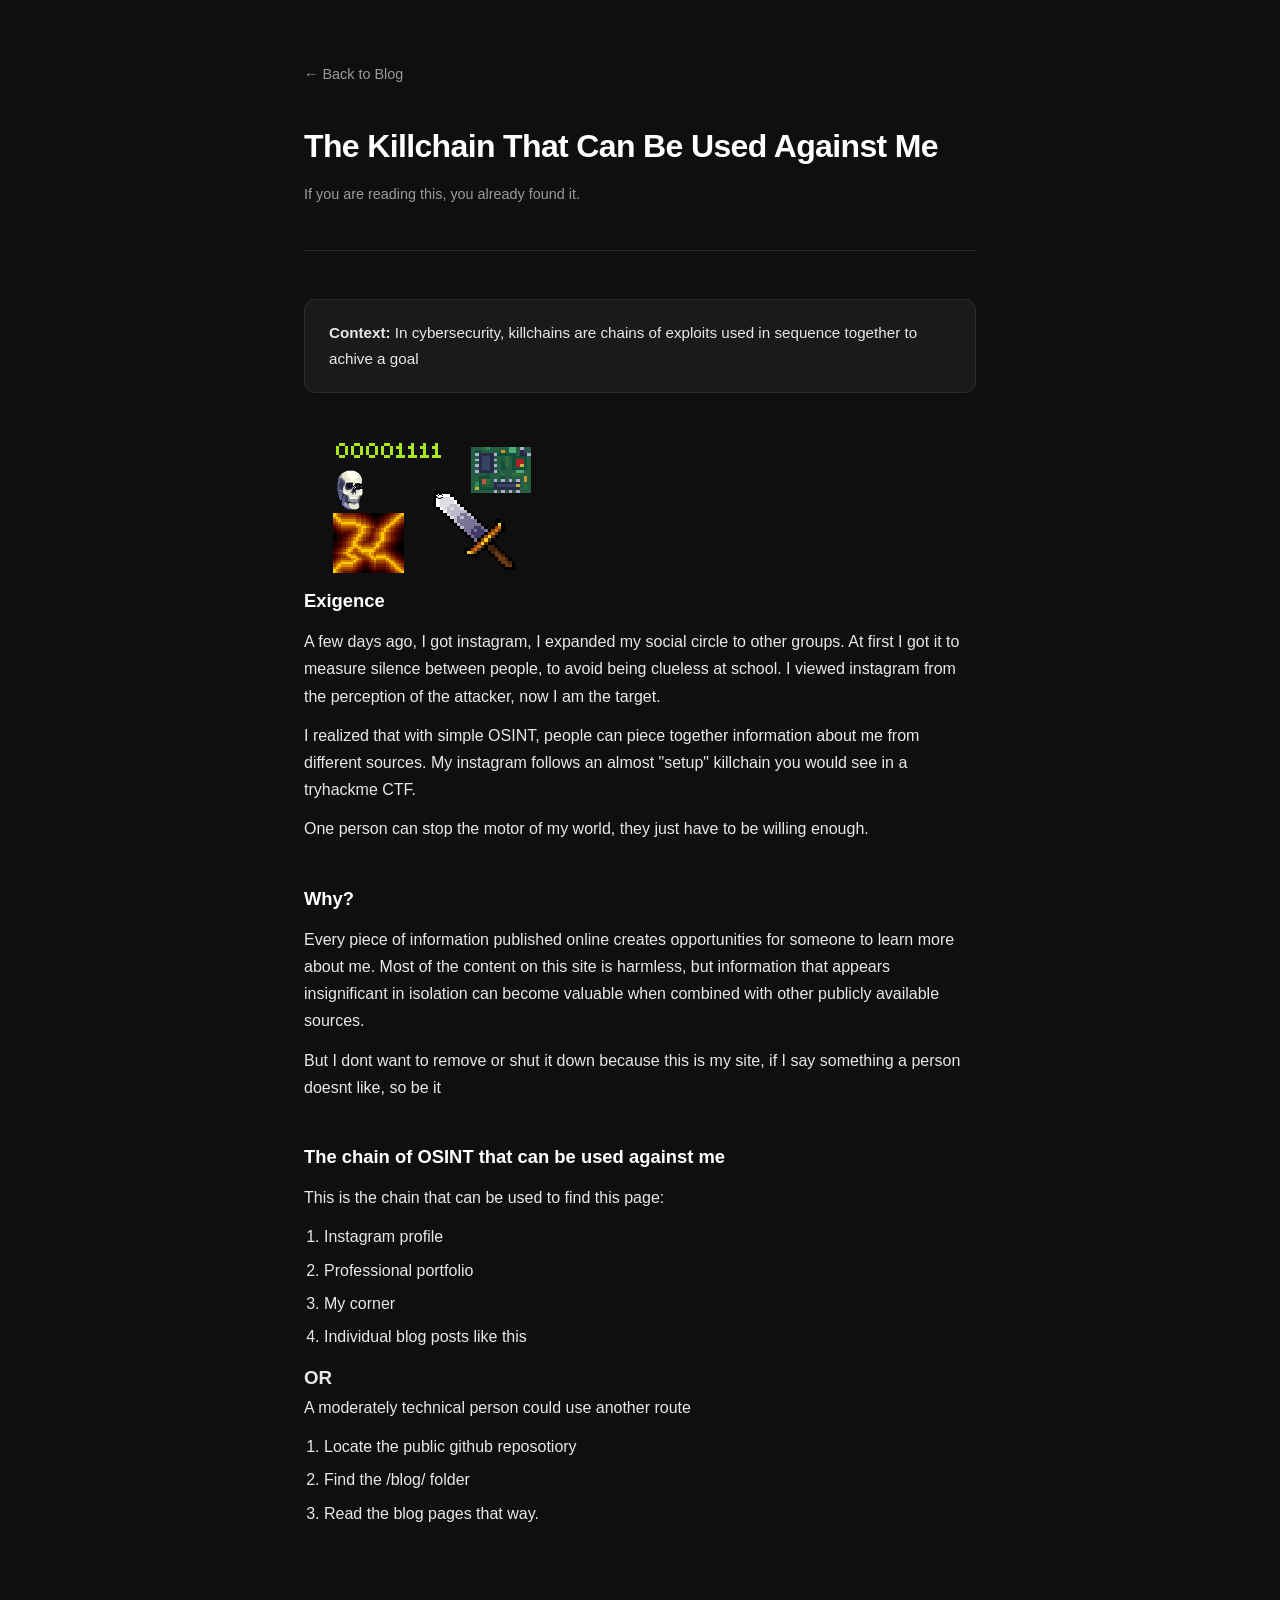
<file: blog/killchain-creation.html>
<!DOCTYPE html>
<html lang="en">
<head>
  <meta charset="UTF-8" />
  <meta name="viewport" content="width=device-width, initial-scale=1.0" />
  <title>Creating a killchain</title>
  <style>
    :root {
      --bg: #0f0f0f;
      --surface: #1a1a1a;
      --text: #e8e8e8;
      --muted: #9a9a9a;
      --accent: #ffffff;
      --border: #2a2a2a;
    }

    * { box-sizing: border-box; margin: 0; padding: 0; }

    body {
      background: var(--bg);
      color: var(--text);
      font-family: -apple-system, BlinkMacSystemFont, "Segoe UI", Helvetica, Arial, sans-serif;
      font-size: 16px;
      line-height: 1.7;
    }

    .container {
      max-width: 720px;
      margin: 0 auto;
      padding: 60px 24px 80px;
    }

    header {
      margin-bottom: 48px;
      border-bottom: 1px solid var(--border);
      padding-bottom: 32px;
    }

    header h1 {
      font-size: 2rem;
      font-weight: 700;
      letter-spacing: -0.02em;
      color: var(--accent);
    }

    header p {
      margin-top: 8px;
      color: var(--muted);
      font-size: 0.9rem;
    }

    section {
      margin-bottom: 40px;
    }

    h2 {
      font-size: 1.15rem;
      font-weight: 600;
      color: var(--accent);
      margin-bottom: 12px;
    }

    p {
      margin-bottom: 12px;
      color: var(--text);
    }

    ul {
      padding-left: 20px;
      margin-bottom: 12px;
    }
    ol {
      padding-left: 20px;
      margin-bottom: 12px;
    }

    li {
      margin-bottom: 6px;
      color: var(--text);
    }

    .callout {
      background: var(--surface);
      border: 1px solid var(--border);
      border-radius: 10px;
      padding: 20px 24px;
      margin-bottom: 40px;
    }

    .callout p {
      margin: 0;
      font-size: 0.95rem;
    }

    a {
      color: var(--accent);
    }

    footer {
      border-top: 1px solid var(--border);
      padding-top: 24px;
      color: var(--muted);
      font-size: 0.85rem;
    }
    .navbar {
  margin-bottom: 32px;
}

.navbar a {
  color: var(--muted);
  text-decoration: none;
  font-size: 0.9rem;
  transition: color 0.2s ease;
}

.navbar a:hover {
  color: var(--accent);
}
  </style>
</head>
<body>
  <div class="container">
    <nav class="navbar">
  <a href="./index.html">← Back to Blog</a>
</nav>
    <header>
      <h1>The Killchain That Can Be Used Against Me</h1>
      <p>If you are reading this, you already found it.</p>
    </header>

    <div class="callout">
      <p><strong>Context: </strong>In cybersecurity, killchains are chains of exploits used in sequence together to achive a goal</p>
    </div>
<img src="./assets/kill_chain.png" alt="killchain thumbnail" width="256" height="144">

<section>
  <h2>Exigence</h2>
  <p>A few days ago, I got instagram, I expanded my social circle to other groups. At first I got it to measure silence between people, to avoid being clueless at school. I viewed instagram from the perception of the attacker, now I am the target. </p>
  <p>I realized that with simple OSINT, people can piece together information about me from different sources. My instagram follows an almost "setup" killchain you would see in a tryhackme CTF.</p>
  <p>One person can stop the motor of my world, they just have to be willing enough.</p>
</section>
    <section>
      <h2>Why?</h2>
      <p>Every piece of information published online creates opportunities for someone to learn more about me. Most of the content on this site is harmless, but information that appears insignificant in isolation can become valuable when combined with other publicly available sources.</p>
      <p>But I dont want to remove or shut it down because this is my site, if I say something a person doesnt like, so be it</p>
    </section>

    <section>
      <h2>The chain of OSINT that can be used against me</h2>
      <p>This is the chain that can be used to find this page:</p>
        <ol>
          <li>Instagram profile</li>
          <li>Professional portfolio</li>
          <li>My corner</li>
          <li>Individual blog posts like this</li>
        </ol>
      <h3> OR </h3>
      <p>A moderately technical person could use another route</p>
      <ol>
        <li>Locate the public github reposotiory</li>
        <li>Find the /blog/ folder</li>
        <li>Read the blog pages that way.</li>
      </ol>
    </section>
  </div>
</body>
</html>
</file>
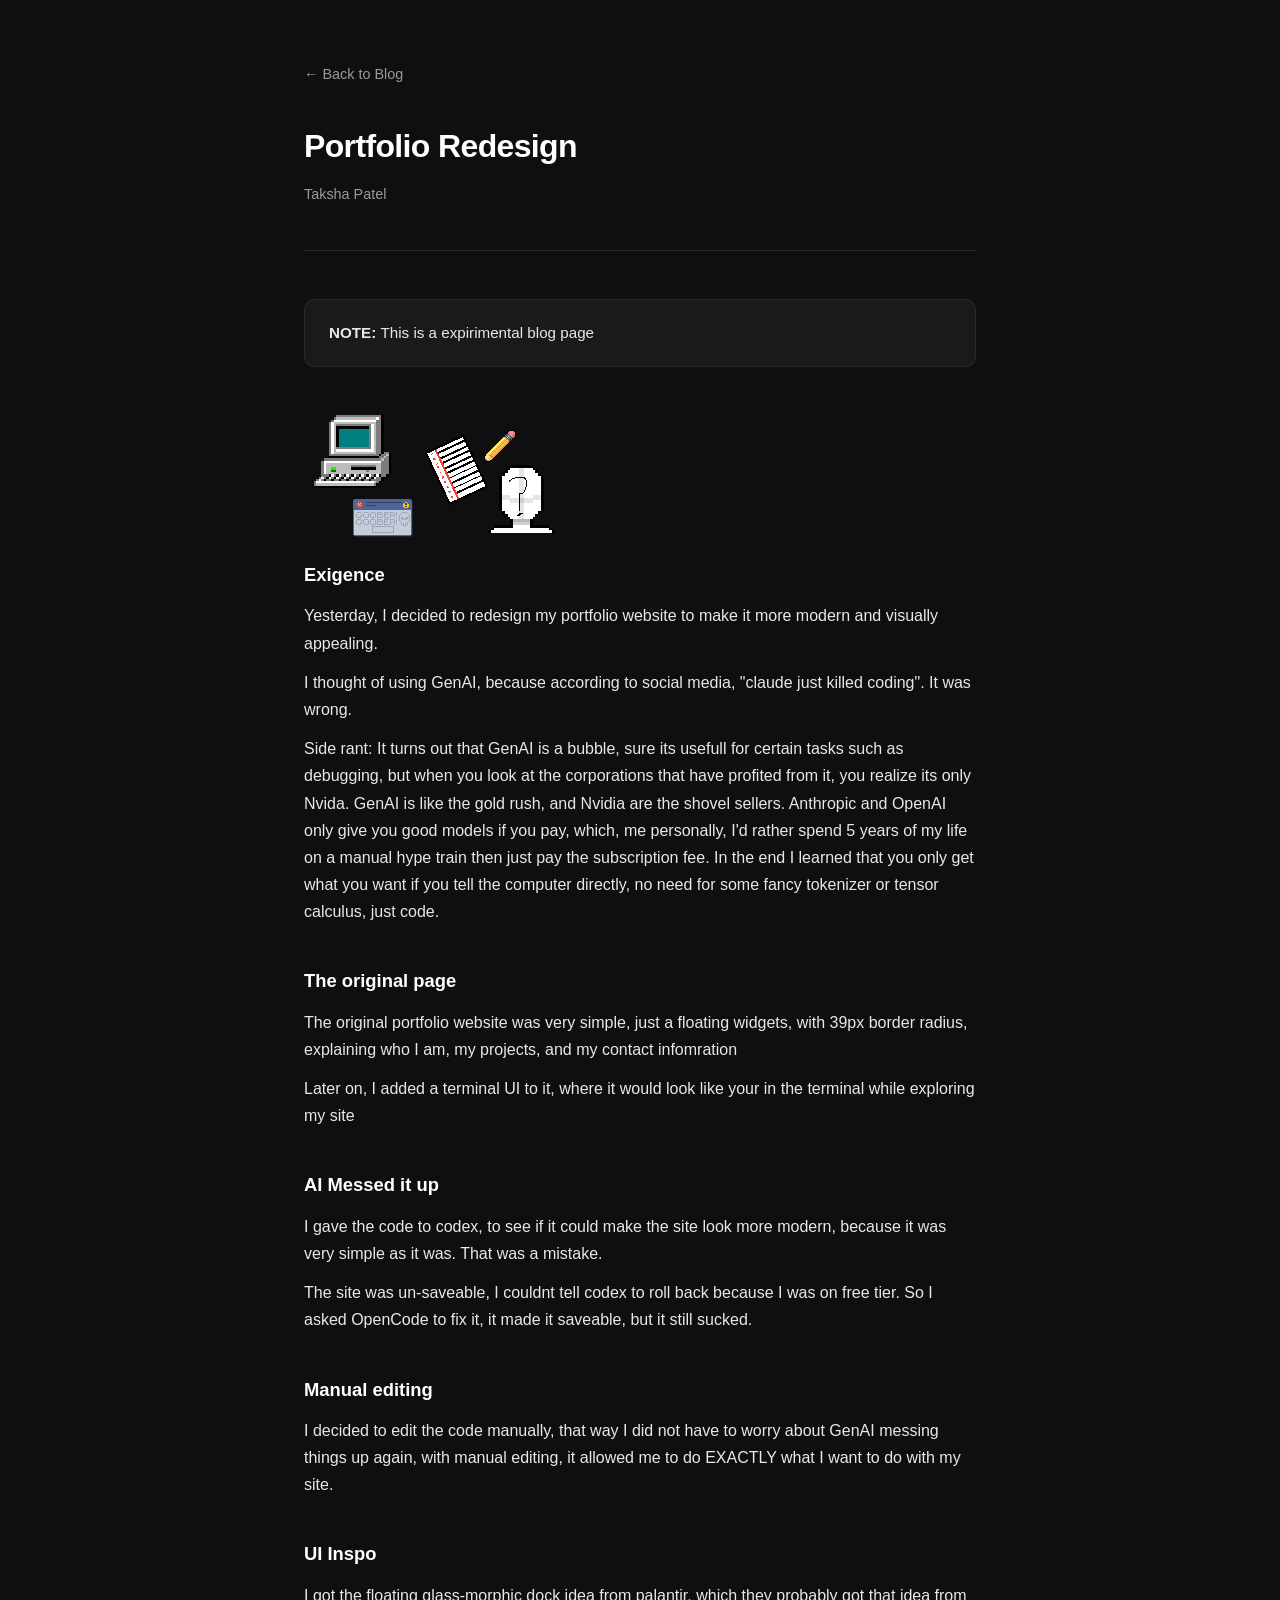
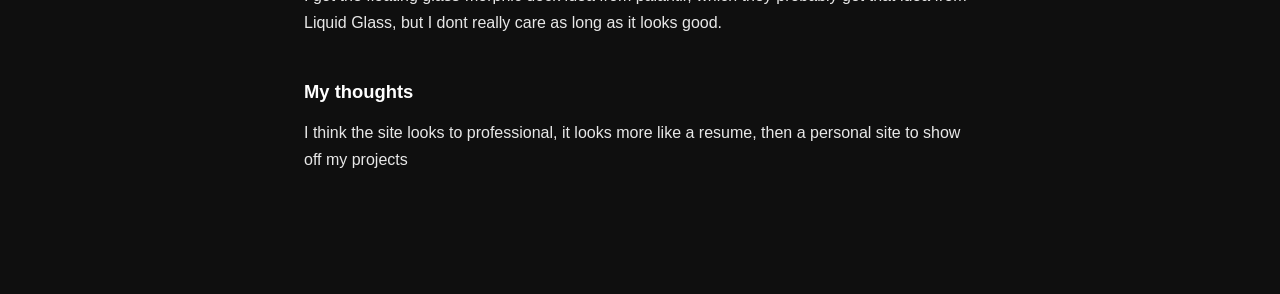
<file: blog/portfolio-redesign.html>
<!DOCTYPE html>
<html lang="en">
<head>
  <meta charset="UTF-8" />
  <meta name="viewport" content="width=device-width, initial-scale=1.0" />
  <title>Portfolio redesign</title>
  <style>
    :root {
      --bg: #0f0f0f;
      --surface: #1a1a1a;
      --text: #e8e8e8;
      --muted: #9a9a9a;
      --accent: #ffffff;
      --border: #2a2a2a;
    }

    * { box-sizing: border-box; margin: 0; padding: 0; }

    body {
      background: var(--bg);
      color: var(--text);
      font-family: -apple-system, BlinkMacSystemFont, "Segoe UI", Helvetica, Arial, sans-serif;
      font-size: 16px;
      line-height: 1.7;
    }

    .container {
      max-width: 720px;
      margin: 0 auto;
      padding: 60px 24px 80px;
    }

    header {
      margin-bottom: 48px;
      border-bottom: 1px solid var(--border);
      padding-bottom: 32px;
    }

    header h1 {
      font-size: 2rem;
      font-weight: 700;
      letter-spacing: -0.02em;
      color: var(--accent);
    }

    header p {
      margin-top: 8px;
      color: var(--muted);
      font-size: 0.9rem;
    }

    section {
      margin-bottom: 40px;
    }

    h2 {
      font-size: 1.15rem;
      font-weight: 600;
      color: var(--accent);
      margin-bottom: 12px;
    }

    p {
      margin-bottom: 12px;
      color: var(--text);
    }

    ul {
      padding-left: 20px;
      margin-bottom: 12px;
    }
    ol {
      padding-left: 20px;
      margin-bottom: 12px;
    }

    li {
      margin-bottom: 6px;
      color: var(--text);
    }

    .callout {
      background: var(--surface);
      border: 1px solid var(--border);
      border-radius: 10px;
      padding: 20px 24px;
      margin-bottom: 40px;
    }

    .callout p {
      margin: 0;
      font-size: 0.95rem;
    }

    a {
      color: var(--accent);
    }

    footer {
      border-top: 1px solid var(--border);
      padding-top: 24px;
      color: var(--muted);
      font-size: 0.85rem;
    }
    .navbar {
  margin-bottom: 32px;
}

.navbar a {
  color: var(--muted);
  text-decoration: none;
  font-size: 0.9rem;
  transition: color 0.2s ease;
}

.navbar a:hover {
  color: var(--accent);
}
  </style>
</head>
<body>
  <div class="container">
    <nav class="navbar">
  <a href="./index.html">← Back to Blog</a>
</nav>
    <header>
      <h1>Portfolio Redesign</h1>
      <p>Taksha Patel</p>
    </header>

    <div class="callout">
      <p><strong>NOTE: </strong> This is a expirimental blog page</p>
    </div>
      <img src="./assets/port.png" alt="portfolio-redesign image" width="256" height="144">

    <section>
      <h2>Exigence</h2>
      <p>Yesterday, I decided to redesign my portfolio website to make it more modern and visually appealing.</p>
      <p>I thought of using GenAI, because according to social media, "claude just killed coding". It was wrong.</p>
      <p>Side rant: It turns out that GenAI is a bubble, sure its usefull for certain tasks such as debugging, but when you look at the corporations that have profited from it, you realize its only Nvida. GenAI is like the gold rush, and Nvidia are the shovel sellers. Anthropic and OpenAI only give you good models if you pay, which, me personally, I'd rather spend 5 years of my life on a manual hype train then just pay the subscription fee. In the end I learned that you only get what you want if you tell the computer directly, no need for some fancy tokenizer or tensor calculus, just code.</p>

    </section>
    <section>
      <h2>The original page</h2>
      <p>The original portfolio website was very simple, just a floating widgets, with 39px border radius, explaining who I am, my projects, and my contact infomration</p>
      <p>Later on, I added a terminal UI to it, where it would look like your in the terminal while exploring my site</p>
    </section>

    <section>
      <h2>AI Messed it up</h2>
      <p>I gave the code to codex, to see if it could make the site look more modern, because it was very simple as it was. That was a mistake.</p>
      <p>The site was un-saveable, I couldnt tell codex to roll back because I was on free tier. So I asked OpenCode to fix it, it made it saveable, but it still sucked.</p>
    </section>

    <section>
      <h2>Manual editing</h2>
      <p>I decided to edit the code manually, that way I did not have to worry about GenAI messing things up again, with manual editing, it allowed me to do EXACTLY what I want to do with my site.</p>
    </section>

    <section>
      <h2>UI Inspo</h2>
      <p>I got the floating glass-morphic dock idea from palantir, which they probably got that idea from Liquid Glass, but I dont really care as long as it looks good.</p>

    </section>
    <section>
      <h2>My thoughts</h2>
      <p>I think the site looks to professional, it looks more like a resume, then a personal site to show off my projects</p>
    </section>

  </div>
</body>
</html>
</file>
<file: personal.css>
:root {
  --bg: #0f0f0f;
  --surface: #181818;
  --text: #eeeeee;
  --muted: #9a9a9a;
  --accent: #ffffff;
  --border: #2a2a2a;
}

* {
  box-sizing: border-box;
  margin: 0;
  padding: 0;
}

body {
  min-height: 100vh;
  background:
    linear-gradient(rgba(10, 10, 10, 0.8), rgba(10, 10, 10, 0.84)),
    url("mountain.jpeg") center/cover no-repeat fixed;
  color: var(--text);
  font-family: -apple-system, BlinkMacSystemFont, "Segoe UI", Helvetica, Arial, sans-serif;
  font-size: 16px;
  line-height: 1.7;
}

.container {
  max-width: 1080px;
  margin: 0 auto;
  padding: 80px 40px 112px;
}

.top-nav {
  display: flex;
  gap: 16px;
  margin-bottom: 32px;
  padding-bottom: 16px;
  border-bottom: 1px solid var(--border);
}

.top-nav a {
  color: var(--muted);
  text-decoration: none;
  font-size: 0.9rem;
}

.top-nav a:hover {
  color: var(--accent);
}

header {
  margin-bottom: 40px;
  padding-bottom: 28px;
  border-bottom: 1px solid var(--border);
}

.eyebrow {
  font-size: 0.8rem;
  letter-spacing: 0.16em;
  text-transform: uppercase;
  color: var(--muted);
  margin-bottom: 8px;
}

header h1 {
  font-size: clamp(1.8rem, 3.2vw, 2.6rem);
  font-weight: 600;
  line-height: 1.3;
  color: var(--accent);
  margin-bottom: 12px;
  max-width: 900px;
}

.intro,
section p,
section li {
  color: var(--text);
  font-size: 0.95rem;
}

section {
  margin-bottom: 28px;
  padding-bottom: 24px;
  border-bottom: 1px solid var(--border);
}

.currently-block {
  display: grid;
  grid-template-columns: 1.2fr 0.8fr;
  gap: 24px;
  align-items: center;
  margin-bottom: 28px;
  padding: 24px 0;
}

.currently-text {
  border-left: 1px solid var(--border);
  padding-left: 18px;
}

.image-placeholder {
  min-height: 144px;
  border: 1px solid var(--border);
  display: flex;
  align-items: center;
  justify-content: center;
  color: var(--muted);
  font-size: 0.95rem;
  background: rgba(255, 255, 255, 0.03);
}

section h2 {
  font-size: 1rem;
  margin-bottom: 10px;
  color: var(--accent);
}

ul {
  padding-left: 20px;
}

li {
  margin-bottom: 6px;
}
</file>
<file: style.css>
:root {
  --bg-primary: #050505;
  --bg-secondary: #0A0A0A;
  --bg-tertiary: #101010;
  --bg-card: #0D0D0D;
  --accent-primary: #00FFFF;
  --accent-secondary: #00D4FF;
  --accent-dim: rgba(0, 255, 255, 0.15);
  --text-primary: #FFFFFF;
  --text-secondary: #B0B0B0;
  --text-muted: #707070;
  --border-color: rgba(255, 255, 255, 0.06);
  --border-accent: rgba(0, 255, 255, 0.2);
  --glow: rgba(0, 255, 255, 0.08);
  --radius: 8px;
  --font: 'Inter', -apple-system, BlinkMacSystemFont, 'Segoe UI', sans-serif;
  --font-mono: 'Source Code Pro', 'Courier New', monospace;
  --nav-height: 64px;
  --transition: 0.3s cubic-bezier(0.4, 0, 0.2, 1);
}

*, *::before, *::after {
  margin: 0;
  padding: 0;
  box-sizing: border-box;
}

html {
  scroll-behavior: smooth;
  scroll-padding-top: var(--nav-height);
}

body {
  font-family: var(--font);
  background: var(--bg-primary);
  color: var(--text-primary);
  line-height: 1.7;
  font-size: 16px;
  -webkit-font-smoothing: antialiased;
  -moz-osx-font-smoothing: grayscale;
}

::selection {
  background: var(--accent-primary);
  color: var(--bg-primary);
}

::-webkit-scrollbar {
  width: 6px;
}
::-webkit-scrollbar-track {
  background: var(--bg-primary);
}
::-webkit-scrollbar-thumb {
  background: var(--text-muted);
  border-radius: 3px;
}
::-webkit-scrollbar-thumb:hover {
  background: var(--accent-primary);
}

/* Navigation */
/* Navigation */
nav {
  position: fixed;
  top: 20px;                     /* Detaches navbar from the top edge */
  left: 50%;                     /* Standard pairing for centering fixed elements */
  transform: translateX(-50%);   /* Offsets the left alignment to perfectly center it */
  width: calc(100% - 40px);      /* Gives breathing room on the left/right sides */
  max-width: 900px;              /* Keeps the navbar compact and clean on wide monitors */
  height: var(--nav-height);
  
  /* Glassmorphic Properties */
  background: rgba(10, 10, 10, 0.4); 
  backdrop-filter: blur(16px) saturate(180%);
  -webkit-backdrop-filter: blur(16px) saturate(180%);
  border: 1px solid rgba(255, 255, 255, 0.08);
  border-radius: 16px;           /* Gives the pill/card layout rounded edges */
  
  /* Subtle illumination shadow to enhance depth */
  box-shadow: 0 10px 30px -10px rgba(0, 0, 0, 0.7),
              0 1px 1px 0 rgba(255, 255, 255, 0.05) inset;
  z-index: 1000;
  transition: var(--transition);
}

.nav-inner {
  width: 100%;
  max-width: 100%;               /* Overrides the older 1200px limit since 'nav' defines max-width */
  padding: 0 24px;
  height: 100%;
  display: flex;
  align-items: center;
  justify-content: space-between;
}

.nav-logo {
  font-size: 20px;
  font-weight: 700;
  color: var(--accent-primary);
  text-decoration: none;
  letter-spacing: 2px;
  border: 1px solid var(--accent-primary);
  padding: 4px 10px;
  transition: var(--transition);
}

.nav-logo:hover {
  background: var(--accent-dim);
}

.nav-links {
  display: flex;
  gap: 24px;
}

.nav-links a {
  color: var(--text-secondary);
  text-decoration: none;
  font-size: 12px;
  letter-spacing: 1px;
  text-transform: uppercase;
  transition: var(--transition);
  position: relative;
}

.nav-links a::after {
  content: '';
  position: absolute;
  bottom: -4px;
  left: 0;
  width: 0;
  height: 1px;
  background: var(--accent-primary);
  transition: var(--transition);
}

.nav-links a:hover {
  color: var(--accent-primary);
}

.nav-links a:hover::after {
  width: 100%;
}

.nav-toggle {
  display: none;
  background: none;
  border: 1px solid var(--border-color);
  color: var(--text-primary);
  font-size: 20px;
  cursor: pointer;
  padding: 4px 12px;
  border-radius: 4px;
}

/* Hero */
#hero {
  min-height: 100vh;
  display: flex;
  align-items: center;
  justify-content: center;
  position: relative;
  overflow: hidden;
  padding: 120px 24px 80px;
}

#network-canvas {
  position: absolute;
  top: 0;
  left: 0;
  width: 100%;
  height: 100%;
  z-index: 0;
}

.hero-content {
  position: relative;
  z-index: 1;
  text-align: center;
  max-width: 900px;
}

.hero-name {
  font-size: clamp(48px, 10vw, 96px);
  font-weight: 700;
  letter-spacing: 6px;
  color: var(--text-primary);
  line-height: 1.1;
  margin-bottom: 24px;
  text-shadow: 0 0 60px var(--glow);
}

.hero-subtitle {
  font-size: clamp(16px, 3vw, 24px);
  color: var(--accent-primary);
  min-height: 40px;
  margin-bottom: 32px;
  letter-spacing: 2px;
}

.hero-typing {
  display: inline;
}

.cursor-blink {
  animation: blink 1s step-end infinite;
  color: var(--accent-primary);
  font-weight: 300;
}

@keyframes blink {
  50% { opacity: 0; }
}

.hero-statement {
  font-size: clamp(13px, 1.5vw, 16px);
  color: var(--text-secondary);
  max-width: 700px;
  margin: 0 auto 40px;
  line-height: 1.8;
  font-style: italic;
}

.hero-badges {
  display: flex;
  flex-wrap: wrap;
  gap: 12px;
  justify-content: center;
}

.badge {
  font-size: 10px;
  padding: 6px 16px;
  border: 1px solid var(--border-accent);
  border-radius: 20px;
  color: var(--accent-primary);
  letter-spacing: 1.5px;
  text-transform: uppercase;
  background: rgba(0, 255, 255, 0.04);
}

.scroll-indicator {
  position: absolute;
  bottom: 32px;
  left: 50%;
  transform: translateX(-50%);
  display: flex;
  flex-direction: column;
  align-items: center;
  gap: 8px;
  color: var(--text-muted);
  font-size: 10px;
  letter-spacing: 3px;
  opacity: 0.5;
}

.scroll-line {
  width: 1px;
  height: 32px;
  background: linear-gradient(to bottom, var(--text-muted), transparent);
  animation: scrollPulse 2s ease-in-out infinite;
}

@keyframes scrollPulse {
  0%, 100% { opacity: 0.3; }
  50% { opacity: 1; }
}

/* Sections */
section {
  padding: 100px 24px;
  max-width: 1200px;
  margin: 0 auto;
  border-bottom: 1px solid var(--border-color);
}

.section-header {
  display: flex;
  align-items: baseline;
  gap: 16px;
  margin-bottom: 48px;
}

.section-tag {
  font-size: 12px;
  color: var(--accent-primary);
  letter-spacing: 2px;
  font-weight: 500;
  opacity: 0.7;
}

.section-header h2 {
  font-size: clamp(24px, 4vw, 36px);
  font-weight: 600;
  color: var(--text-primary);
  letter-spacing: 2px;
}

/* About */
.about-grid {
  display: grid;
  grid-template-columns: 1fr 1fr;
  gap: 64px;
  align-items: start;
}

.about-text p {
  color: var(--text-secondary);
  margin-bottom: 20px;
  font-size: 14px;
  line-height: 1.9;
}

.about-ethos {
  color: var(--accent-primary) !important;
  font-weight: 500;
  font-style: italic;
  border-left: 2px solid var(--accent-primary);
  padding-left: 16px;
}

.about-interests h3 {
  font-size: 14px;
  color: var(--accent-primary);
  letter-spacing: 2px;
  margin-bottom: 20px;
  text-transform: uppercase;
}

.interests-grid {
  display: flex;
  flex-wrap: wrap;
  gap: 10px;
}

.interest-item {
  font-size: 12px;
  padding: 8px 16px;
  border: 1px solid var(--border-color);
  border-radius: 4px;
  color: var(--text-secondary);
  transition: var(--transition);
  cursor: default;
  letter-spacing: 0.5px;
}

.interest-item:hover {
  border-color: var(--accent-primary);
  color: var(--accent-primary);
  background: var(--accent-dim);
}

/* Skills */
.skills-grid {
  display: grid;
  grid-template-columns: repeat(auto-fit, minmax(240px, 1fr));
  gap: 24px;
}

.skill-category {
  background: var(--bg-card);
  border: 1px solid var(--border-color);
  border-radius: var(--radius);
  padding: 28px;
  transition: var(--transition);
}

.skill-category:hover {
  border-color: var(--border-accent);
  transform: translateY(-2px);
  box-shadow: 0 8px 32px rgba(0, 255, 255, 0.04);
}

.skill-cat-title {
  font-size: 12px;
  color: var(--accent-primary);
  letter-spacing: 2px;
  text-transform: uppercase;
  margin-bottom: 20px;
  font-weight: 500;
}

.skill-tags {
  display: flex;
  flex-wrap: wrap;
  gap: 8px;
}

.skill-tag {
  font-size: 11px;
  padding: 5px 12px;
  background: rgba(255, 255, 255, 0.04);
  border: 1px solid rgba(255, 255, 255, 0.06);
  border-radius: 4px;
  color: var(--text-secondary);
  transition: var(--transition);
}

.skill-tag:hover {
  background: var(--accent-dim);
  border-color: var(--border-accent);
  color: var(--accent-primary);
}

/* Featured & Projects */
.featured-grid, .projects-grid {
  display: grid;
  gap: 24px;
}

.featured-grid {
  grid-template-columns: repeat(auto-fit, minmax(280px, 1fr));
}

.projects-grid {
  grid-template-columns: repeat(auto-fill, minmax(260px, 1fr));
}

.project-card {
  background: var(--bg-card);
  border: 1px solid var(--border-color);
  border-radius: var(--radius);
  padding: 28px;
  transition: var(--transition);
  display: flex;
  flex-direction: column;
  position: relative;
  overflow: hidden;
}

.project-card::before {
  content: '';
  position: absolute;
  top: 0;
  left: 0;
  right: 0;
  height: 2px;
  background: linear-gradient(90deg, transparent, var(--accent-primary), transparent);
  opacity: 0;
  transition: var(--transition);
}

.project-card:hover {
  border-color: var(--border-accent);
  transform: translateY(-4px);
  box-shadow: 0 12px 48px rgba(0, 255, 255, 0.06);
}

.project-card:hover::before {
  opacity: 1;
}

.project-card.featured {
  border-color: rgba(0, 255, 255, 0.1);
}

.project-kicker {
  font-size: 10px;
  color: var(--accent-primary);
  letter-spacing: 2px;
  text-transform: uppercase;
  margin-bottom: 12px;
  font-weight: 500;
}

.project-card h3 {
  font-size: 16px;
  font-weight: 600;
  color: var(--text-primary);
  margin-bottom: 12px;
  letter-spacing: 0.5px;
}

.project-card p {
  font-size: 13px;
  color: var(--text-secondary);
  line-height: 1.7;
  flex: 1;
  margin-bottom: 16px;
}

.project-link {
  font-size: 12px;
  color: var(--accent-primary);
  text-decoration: none;
  letter-spacing: 1px;
  display: inline-flex;
  align-items: center;
  gap: 6px;
  transition: var(--transition);
  font-weight: 500;
}

.project-link:hover {
  gap: 12px;
}

/* Projects Filter */
.projects-filter {
  display: flex;
  flex-wrap: wrap;
  gap: 8px;
  margin-bottom: 32px;
}

.filter-btn {
  font-family: var(--font);
  font-size: 11px;
  padding: 6px 16px;
  background: transparent;
  border: 1px solid var(--border-color);
  border-radius: 4px;
  color: var(--text-secondary);
  cursor: pointer;
  transition: var(--transition);
  letter-spacing: 1px;
  text-transform: uppercase;
}

.filter-btn:hover {
  border-color: var(--border-accent);
  color: var(--accent-primary);
}

.filter-btn.active {
  background: var(--accent-dim);
  border-color: var(--accent-primary);
  color: var(--accent-primary);
}

/* Exploring */
.exploring-intro {
  color: var(--text-secondary);
  margin-bottom: 40px;
  font-size: 14px;
  max-width: 600px;
}

.exploring-grid {
  display: grid;
  grid-template-columns: repeat(auto-fit, minmax(300px, 1fr));
  gap: 20px;
}

.exploring-item {
  display: flex;
  gap: 16px;
  padding: 24px;
  background: var(--bg-card);
  border: 1px solid var(--border-color);
  border-radius: var(--radius);
  transition: var(--transition);
}

.exploring-item:hover {
  border-color: var(--border-accent);
  transform: translateX(4px);
}

.exploring-icon {
  display: flex;
  align-items: flex-start;
  padding-top: 2px;
}

.exploring-dot {
  display: block;
  width: 8px;
  height: 8px;
  border-radius: 50%;
  background: var(--accent-primary);
  margin-top: 6px;
  box-shadow: 0 0 12px var(--accent-primary);
  animation: pulse-dot 2s ease-in-out infinite;
}

@keyframes pulse-dot {
  0%, 100% { opacity: 1; transform: scale(1); }
  50% { opacity: 0.5; transform: scale(0.8); }
}

.exploring-content h3 {
  font-size: 14px;
  color: var(--accent-primary);
  font-weight: 600;
  margin-bottom: 4px;
  letter-spacing: 1px;
}

.exploring-content p {
  font-size: 12px;
  color: var(--text-secondary);
  line-height: 1.6;
}

/* Experience / Timeline */
.timeline {
  position: relative;
  padding-left: 32px;
}

.timeline::before {
  content: '';
  position: absolute;
  left: 7px;
  top: 0;
  bottom: 0;
  width: 1px;
  background: var(--border-accent);
}

.timeline-item {
  position: relative;
  padding-bottom: 48px;
}

.timeline-item:last-child {
  padding-bottom: 0;
}

.timeline-marker {
  position: absolute;
  left: -25px;
  top: 4px;
  width: 13px;
  height: 13px;
  border-radius: 50%;
  border: 2px solid var(--accent-primary);
  background: var(--bg-primary);
}

.timeline-content {
  background: var(--bg-card);
  border: 1px solid var(--border-color);
  border-radius: var(--radius);
  padding: 24px 28px;
  transition: var(--transition);
}

.timeline-content:hover {
  border-color: var(--border-accent);
  transform: translateX(4px);
}

.timeline-role {
  font-size: 16px;
  font-weight: 600;
  color: var(--text-primary);
  margin-bottom: 4px;
}

.timeline-org {
  font-size: 13px;
  color: var(--accent-primary);
  margin-bottom: 4px;
}

.timeline-date {
  font-size: 11px;
  color: var(--text-muted);
  margin-bottom: 12px;
  letter-spacing: 1px;
}

.timeline-desc {
  font-size: 13px;
  color: var(--text-secondary);
  line-height: 1.7;
}

/* GitHub Dashboard */
/* Contact Terminal */
.contact-terminal {
  background: var(--bg-tertiary);
  border: 1px solid var(--border-color);
  border-radius: var(--radius);
  overflow: hidden;
  max-width: 700px;
  margin: 0 auto;
}

.terminal-header {
  display: flex;
  align-items: center;
  gap: 8px;
  padding: 12px 16px;
  background: rgba(255, 255, 255, 0.03);
  border-bottom: 1px solid var(--border-color);
}

.terminal-dot {
  width: 10px;
  height: 10px;
  border-radius: 50%;
}
.terminal-dot.red { background: #FF5F57; }
.terminal-dot.yellow { background: #FFBD2E; }
.terminal-dot.green { background: #28C840; }

.terminal-title {
  font-size: 11px;
  color: var(--text-muted);
  margin-left: 8px;
  letter-spacing: 1px;
}

.terminal-body {
  padding: 20px 20px 8px;
  min-height: 80px;
}

.terminal-line {
  font-size: 13px;
  color: var(--text-secondary);
  margin-bottom: 8px;
  line-height: 1.6;
}

.terminal-prompt {
  color: var(--accent-primary);
  font-weight: 600;
}

.terminal-cmd {
  color: var(--accent-primary);
  cursor: pointer;
  text-decoration: underline;
  text-decoration-style: dotted;
  transition: var(--transition);
}

.terminal-cmd:hover {
  color: var(--text-primary);
}

.terminal-output {
  margin-top: 8px;
}

.terminal-output-line {
  font-size: 13px;
  color: var(--accent-primary);
  margin-bottom: 4px;
  overflow: hidden;
  white-space: pre-wrap;
}

.terminal-input-line {
  display: flex;
  align-items: center;
  gap: 8px;
  padding: 8px 20px 16px;
}

.terminal-input {
  flex: 1;
  background: transparent;
  border: none;
  outline: none;
  color: var(--text-primary);
  font-family: var(--font-mono);
  font-size: 13px;
  caret-color: var(--accent-primary);
}

.terminal-input::placeholder {
  color: var(--text-muted);
  font-size: 12px;
}

.terminal-actions {
  display: flex;
  gap: 8px;
  padding: 0 20px 20px;
  flex-wrap: wrap;
}

.term-btn {
  font-family: var(--font-mono);
  font-size: 11px;
  padding: 6px 16px;
  background: transparent;
  border: 1px solid var(--border-color);
  border-radius: 4px;
  color: var(--text-secondary);
  cursor: pointer;
  transition: var(--transition);
  letter-spacing: 1px;
  text-transform: uppercase;
}

.term-btn:hover {
  border-color: var(--accent-primary);
  color: var(--accent-primary);
  background: var(--accent-dim);
}

/* Footer */
footer {
  text-align: center;
  padding: 48px 24px;
}

.footer-inner {
  max-width: 1200px;
  margin: 0 auto;
}

footer p {
  font-size: 11px;
  color: var(--text-muted);
  letter-spacing: 1px;
  margin-bottom: 4px;
}

.footer-sig {
  color: var(--accent-primary) !important;
  opacity: 0.5;
}

/* Scroll Reveal */
.reveal {
  opacity: 0;
  transform: translateY(30px);
  transition: opacity 0.8s ease, transform 0.8s ease;
}

.reveal.visible {
  opacity: 1;
  transform: translateY(0);
}

/* Responsive */
@media (max-width: 768px) {
  .nav-links {
    display: none;
    position: absolute;
    top: var(--nav-height);
    left: 0;
    right: 0;
    background: rgba(5, 5, 5, 0.98);
    flex-direction: column;
    padding: 20px 24px;
    border-bottom: 1px solid var(--border-color);
  }
  .nav-links.open {
    display: flex;
  }
  .nav-toggle {
    display: block;
  }
  .about-grid {
    grid-template-columns: 1fr;
    gap: 32px;
  }
  .hero-name {
    letter-spacing: 4px;
  }
  section {
    padding: 64px 16px;
  }
  .section-header {
    flex-direction: column;
    gap: 8px;
    margin-bottom: 32px;
  }
}

@media (max-width: 480px) {
  .hero-badges {
    flex-direction: column;
    align-items: center;
  }
  .hero-name {
    letter-spacing: 2px;
    font-size: 36px;
  }
}
</file>
